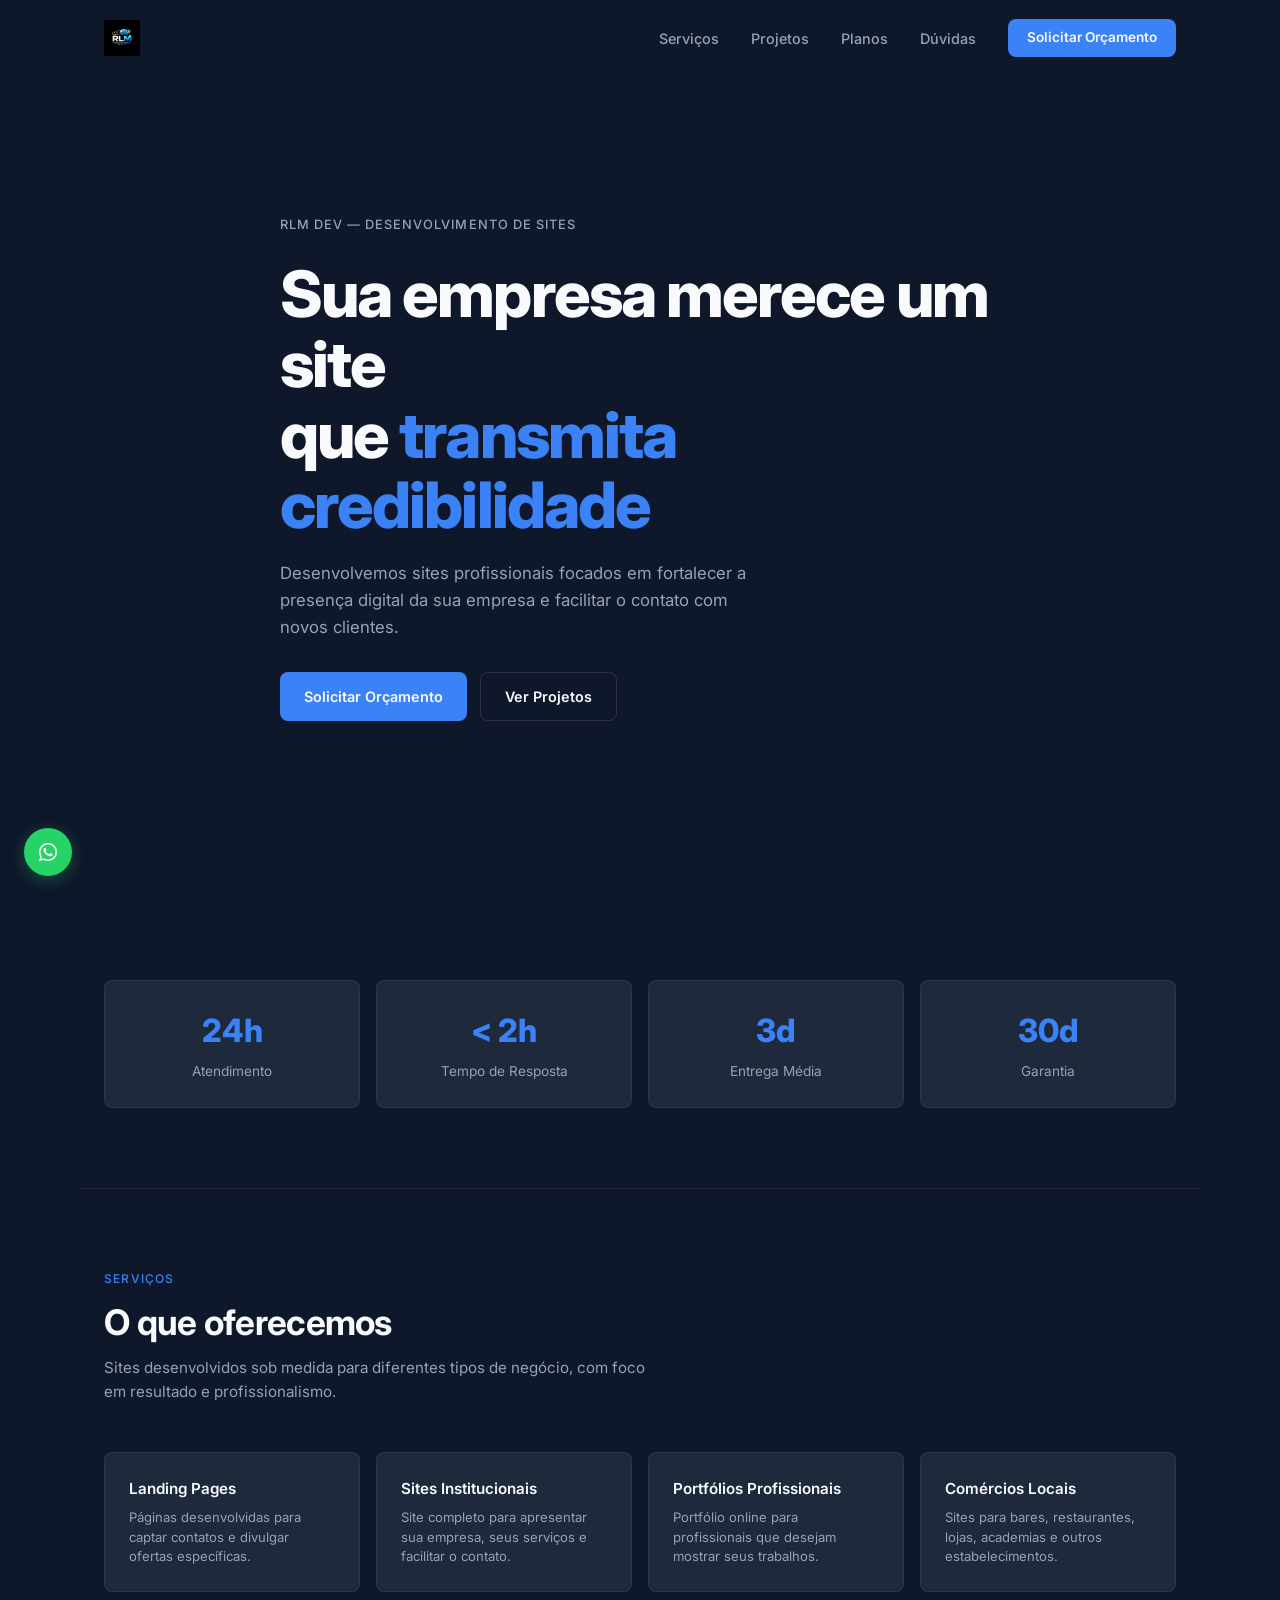
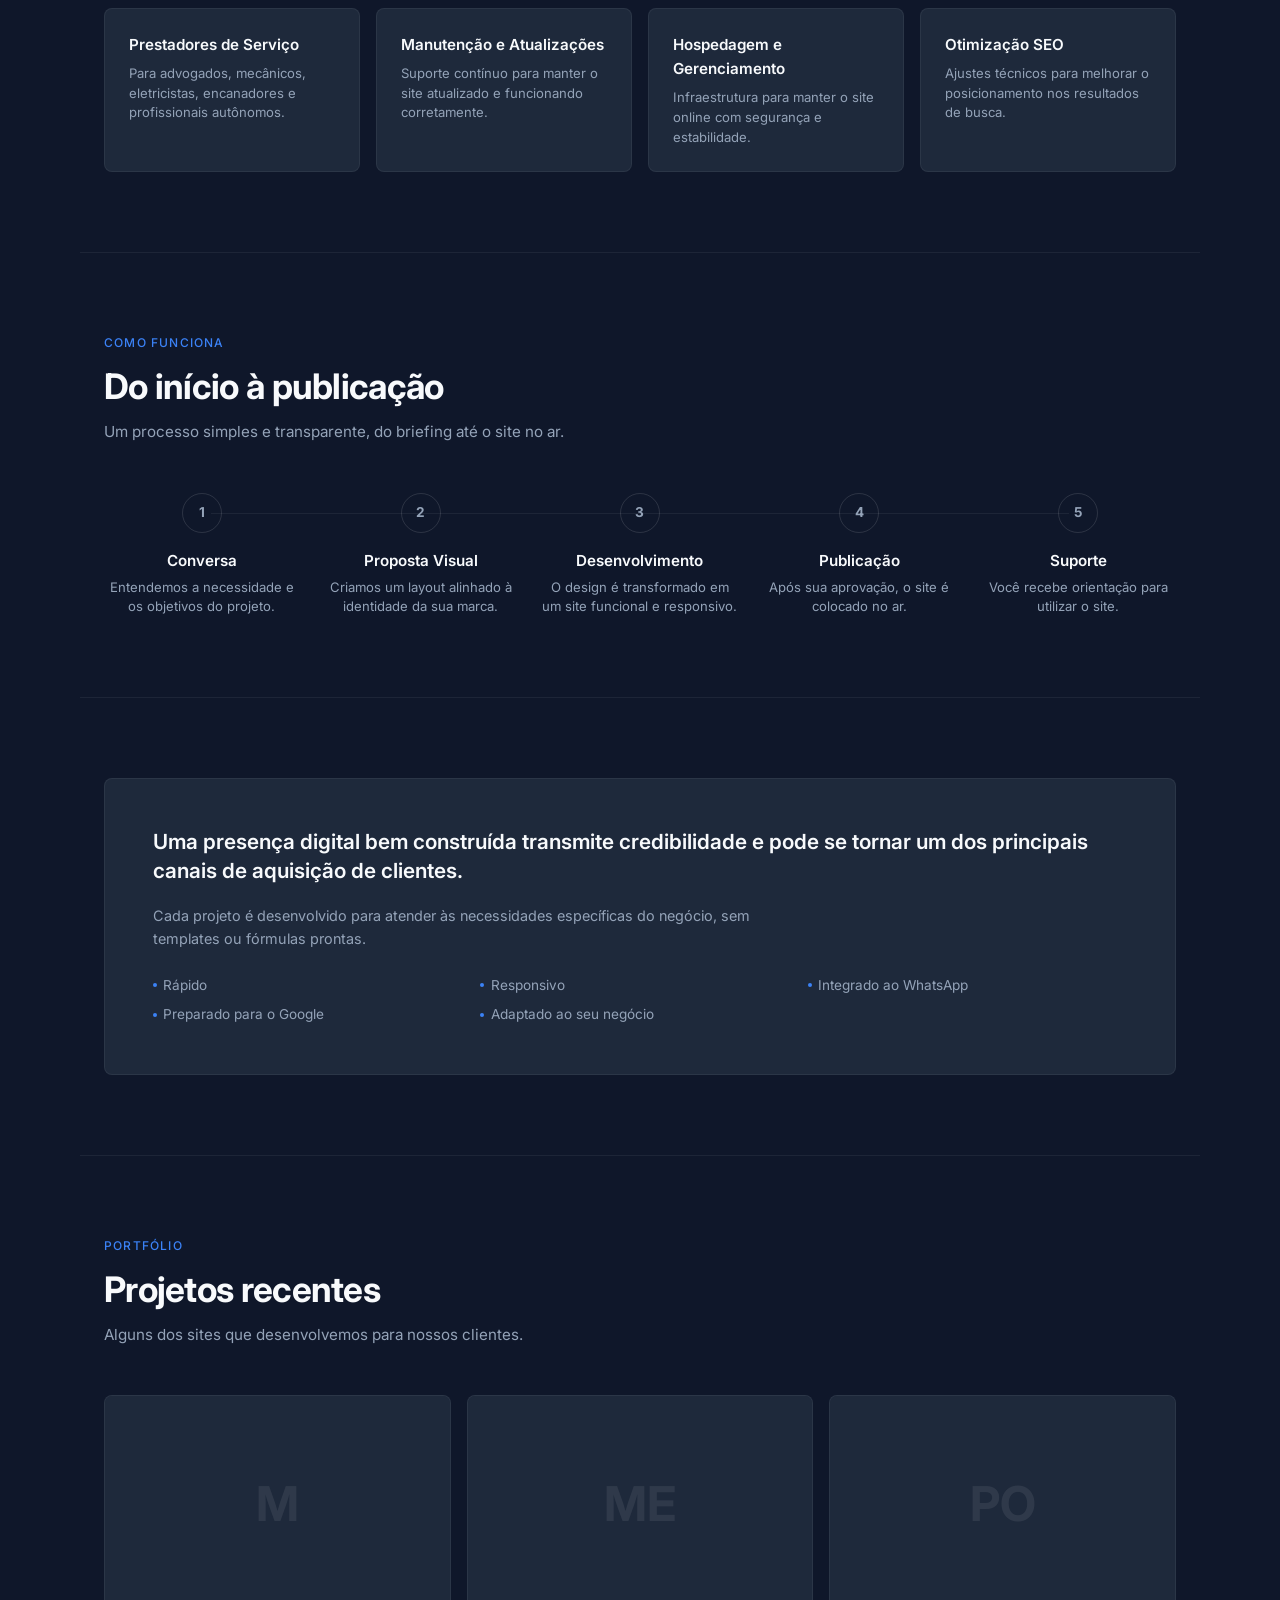
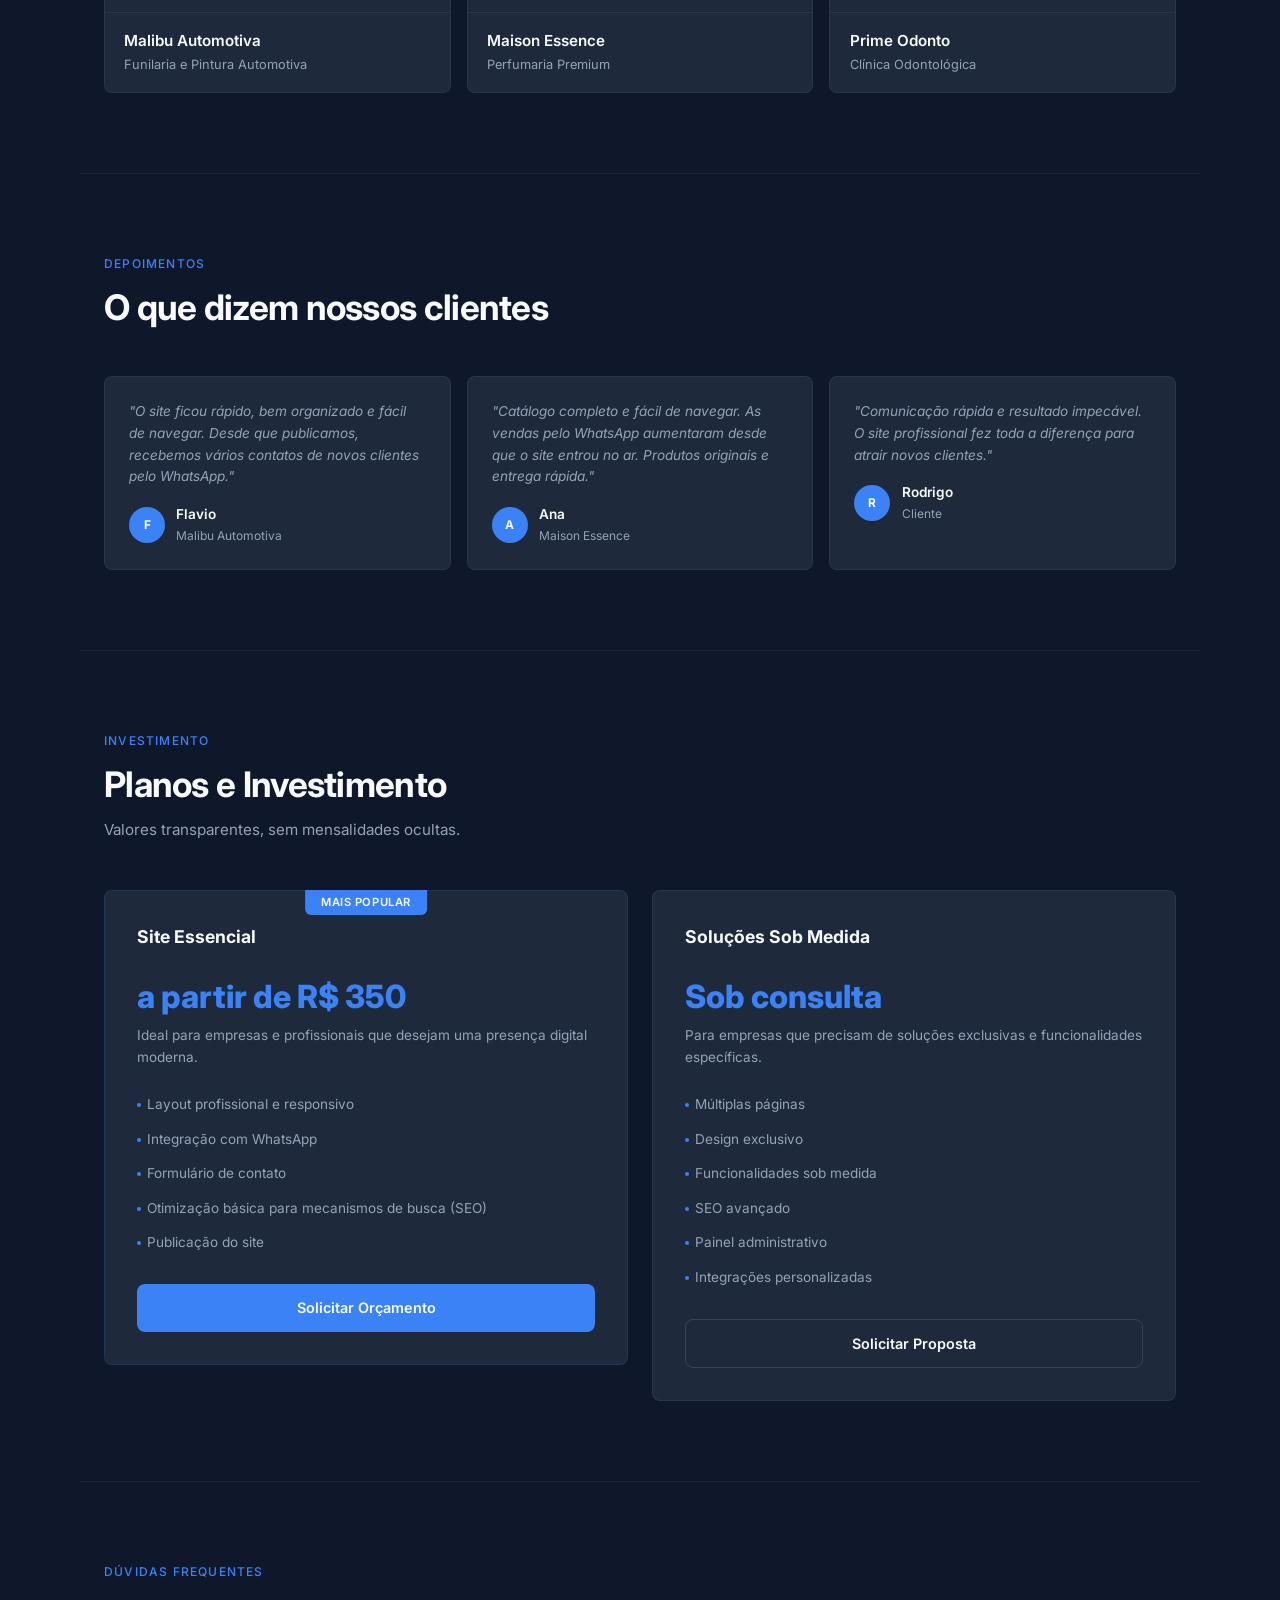
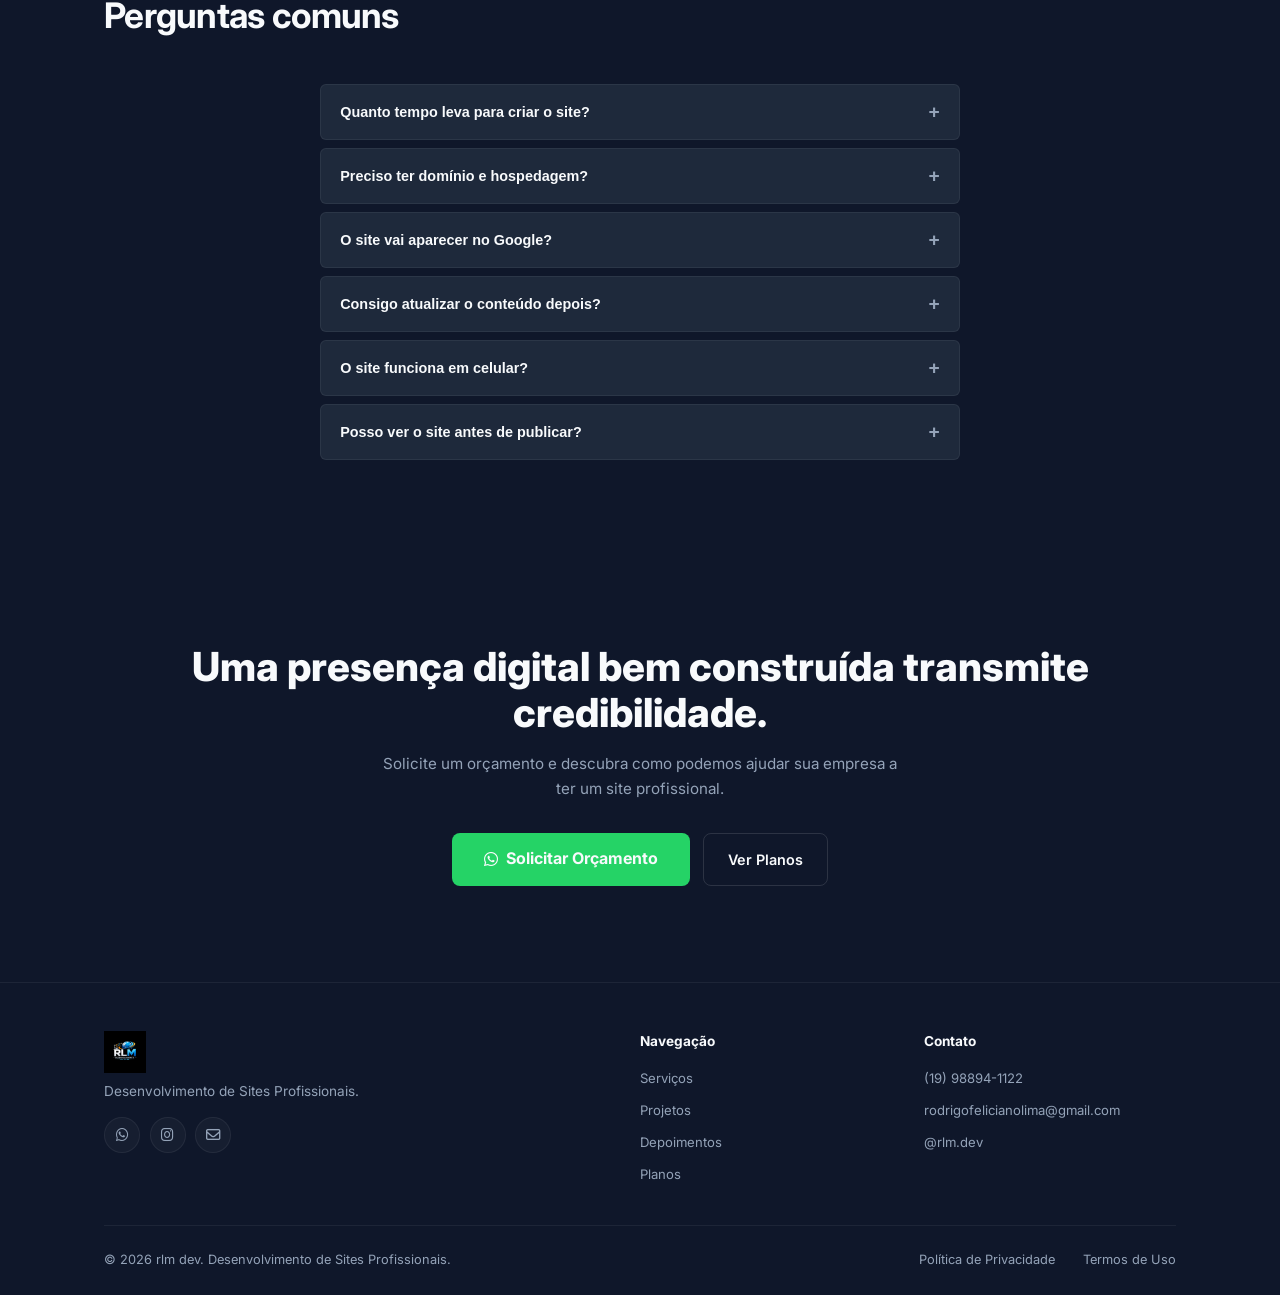
<file: index.html>
<!DOCTYPE html>
<html lang="pt-BR">
<head>
  <meta charset="UTF-8">
  <meta name="viewport" content="width=device-width, initial-scale=1.0">
  <meta name="description" content="rlm dev - Desenvolvimento de sites profissionais para pequenas empresas, comércios locais e prestadores de serviço.">
  <title>rlm dev | Desenvolvimento de Sites Profissionais</title>
  <link rel="stylesheet" href="style.css">
  <link rel="stylesheet" href="https://cdnjs.cloudflare.com/ajax/libs/font-awesome/6.5.1/css/all.min.css">
</head>
<body>

  <!-- LOADING -->
  <div id="loading">
    <img src="logo.jpeg" alt="rlm dev" class="logo-load">
    <div class="bar"><div class="bar-fill"></div></div>
  </div>

  <!-- NAVBAR -->
  <nav id="nav">
    <div class="container">
      <a class="logo" href="#"><img src="logo.jpeg" alt="rlm dev"></a>
      <div class="links" id="navLinks">
        <a href="#servicos">Servi&ccedil;os</a>
        <a href="#portfolio">Projetos</a>
        <a href="#planos">Planos</a>
        <a href="#faq">D&uacute;vidas</a>
        <a href="#contato" class="btn">Solicitar Or&ccedil;amento</a>
      </div>
      <button class="toggle" id="navToggle" aria-label="Menu"><i class="fas fa-bars"></i></button>
    </div>
  </nav>

  <!-- HERO -->
  <section class="hero">
    <div class="container">
      <div class="grid">
        <div>
          <span class="tag">rlm dev &mdash; Desenvolvimento de Sites</span>
          <h1>
            Sua empresa merece um site<br>
            que <span>transmita credibilidade</span>
          </h1>
          <p>
            Desenvolvemos sites profissionais focados em fortalecer a presen&ccedil;a digital da sua empresa
            e facilitar o contato com novos clientes.
          </p>
          <div class="actions">
            <a href="#contato" class="btn btn-primary">Solicitar Or&ccedil;amento</a>
            <a href="#portfolio" class="btn btn-outline">Ver Projetos</a>
          </div>
        </div>
      </div>
    </div>
  </section>

  <!-- STATS -->
  <section class="section">
    <div class="container">
      <div class="stats-grid">
        <div class="stat-card reveal">
          <div class="num">24h</div>
          <div class="lbl">Atendimento</div>
        </div>
        <div class="stat-card reveal">
          <div class="num">&lt; 2h</div>
          <div class="lbl">Tempo de Resposta</div>
        </div>
        <div class="stat-card reveal">
          <div class="num"><span class="counter" data-target="3">0</span>d</div>
          <div class="lbl">Entrega M&eacute;dia</div>
        </div>
        <div class="stat-card reveal">
          <div class="num">30d</div>
          <div class="lbl">Garantia</div>
        </div>
      </div>
    </div>
  </section>

  <hr>

  <!-- SERVICES -->
  <section class="section" id="servicos">
    <div class="container">
      <div class="section-header reveal">
        <span class="tag">Servi&ccedil;os</span>
        <h2>O que oferecemos</h2>
        <p>Sites desenvolvidos sob medida para diferentes tipos de neg&oacute;cio, com foco em resultado e profissionalismo.</p>
      </div>
      <div class="services-grid">
        <div class="service-card reveal">
          <h3>Landing Pages</h3>
          <p>P&aacute;ginas desenvolvidas para captar contatos e divulgar ofertas espec&iacute;ficas.</p>
        </div>
        <div class="service-card reveal">
          <h3>Sites Institucionais</h3>
          <p>Site completo para apresentar sua empresa, seus servi&ccedil;os e facilitar o contato.</p>
        </div>
        <div class="service-card reveal">
          <h3>Portf&oacute;lios Profissionais</h3>
          <p>Portf&oacute;lio online para profissionais que desejam mostrar seus trabalhos.</p>
        </div>
        <div class="service-card reveal">
          <h3>Com&eacute;rcios Locais</h3>
          <p>Sites para bares, restaurantes, lojas, academias e outros estabelecimentos.</p>
        </div>
        <div class="service-card reveal">
          <h3>Prestadores de Servi&ccedil;o</h3>
          <p>Para advogados, mec&acirc;nicos, eletricistas, encanadores e profissionais aut&ocirc;nomos.</p>
        </div>
        <div class="service-card reveal">
          <h3>Manuten&ccedil;&atilde;o e Atualiza&ccedil;&otilde;es</h3>
          <p>Suporte cont&iacute;nuo para manter o site atualizado e funcionando corretamente.</p>
        </div>
        <div class="service-card reveal">
          <h3>Hospedagem e Gerenciamento</h3>
          <p>Infraestrutura para manter o site online com seguran&ccedil;a e estabilidade.</p>
        </div>
        <div class="service-card reveal">
          <h3>Otimiza&ccedil;&atilde;o SEO</h3>
          <p>Ajustes t&eacute;cnicos para melhorar o posicionamento nos resultados de busca.</p>
        </div>
      </div>
    </div>
  </section>

  <hr>

  <!-- HOW IT WORKS -->
  <section class="section" id="funciona">
    <div class="container">
      <div class="section-header reveal">
        <span class="tag">Como Funciona</span>
        <h2>Do in&iacute;cio &agrave; publica&ccedil;&atilde;o</h2>
        <p>Um processo simples e transparente, do briefing at&eacute; o site no ar.</p>
      </div>
      <div class="steps-grid">
        <div class="step-card reveal">
          <div class="num">1</div>
          <h3>Conversa</h3>
          <p>Entendemos a necessidade e os objetivos do projeto.</p>
        </div>
        <div class="step-card reveal">
          <div class="num">2</div>
          <h3>Proposta Visual</h3>
          <p>Criamos um layout alinhado &agrave; identidade da sua marca.</p>
        </div>
        <div class="step-card reveal">
          <div class="num">3</div>
          <h3>Desenvolvimento</h3>
          <p>O design &eacute; transformado em um site funcional e responsivo.</p>
        </div>
        <div class="step-card reveal">
          <div class="num">4</div>
          <h3>Publica&ccedil;&atilde;o</h3>
          <p>Ap&oacute;s sua aprova&ccedil;&atilde;o, o site &eacute; colocado no ar.</p>
        </div>
        <div class="step-card reveal">
          <div class="num">5</div>
          <h3>Suporte</h3>
          <p>Voc&ecirc; recebe orienta&ccedil;&atilde;o para utilizar o site.</p>
        </div>
      </div>
    </div>
  </section>

  <hr>

  <!-- DIFFERENTIAL -->
  <section class="section">
    <div class="container">
      <div class="diff reveal">
        <blockquote>
          Uma presen&ccedil;a digital bem constru&iacute;da transmite credibilidade e pode se tornar um dos principais canais de aquisi&ccedil;&atilde;o de clientes.
        </blockquote>
        <p>Cada projeto &eacute; desenvolvido para atender &agrave;s necessidades espec&iacute;ficas do neg&oacute;cio, sem templates ou f&oacute;rmulas prontas.</p>
        <ul>
          <li>R&aacute;pido</li>
          <li>Responsivo</li>
          <li>Integrado ao WhatsApp</li>
          <li>Preparado para o Google</li>
          <li>Adaptado ao seu neg&oacute;cio</li>
        </ul>
      </div>
    </div>
  </section>

  <hr>

  <!-- PORTFOLIO -->
  <section class="section" id="portfolio">
    <div class="container">
      <div class="section-header reveal">
        <span class="tag">Portf&oacute;lio</span>
        <h2>Projetos recentes</h2>
        <p>Alguns dos sites que desenvolvemos para nossos clientes.</p>
      </div>
      <div class="portfolio-grid">
        <div class="portfolio-item reveal" data-project="malibu">
          <div class="thumb" style="background: #1E293B;"><span>M</span></div>
          <div class="overlay-always">
            <h3>Malibu Automotiva</h3>
            <p>Funilaria e Pintura Automotiva</p>
          </div>
          <div class="overlay">
            <h3>Malibu Automotiva</h3>
            <p>Funilaria e Pintura Automotiva</p>
            <button onclick="openProject('malibu')">Visualizar</button>
          </div>
        </div>
        <div class="portfolio-item reveal" data-project="maison">
          <div class="thumb" style="background: #1E293B;"><span>ME</span></div>
          <div class="overlay-always">
            <h3>Maison Essence</h3>
            <p>Perfumaria Premium</p>
          </div>
          <div class="overlay">
            <h3>Maison Essence</h3>
            <p>Perfumaria Premium</p>
            <button onclick="openProject('maison')">Visualizar</button>
          </div>
        </div>
        <div class="portfolio-item reveal" data-project="primeodonto">
          <div class="thumb" style="background: #1E293B;"><span>PO</span></div>
          <div class="overlay-always">
            <h3>Prime Odonto</h3>
            <p>Cl&iacute;nica Odontol&oacute;gica</p>
          </div>
          <div class="overlay">
            <h3>Prime Odonto</h3>
            <p>Cl&iacute;nica Odontol&oacute;gica</p>
            <button onclick="openProject('primeodonto')">Visualizar</button>
          </div>
        </div>
      </div>
    </div>
  </section>

  <!-- MODAL -->
  <div class="modal" id="modal">
    <div class="modal-box">
      <div class="modal-head">
        <h2 id="modalTitle">Projeto</h2>
        <button onclick="closeModal()"><i class="fas fa-times"></i></button>
      </div>
      <div class="modal-body" id="modalBody"></div>
    </div>
  </div>

  <hr>

  <!-- TESTIMONIALS -->
  <section class="section" id="depoimentos">
    <div class="container">
      <div class="section-header reveal">
        <span class="tag">Depoimentos</span>
        <h2>O que dizem nossos clientes</h2>
      </div>
      <div class="testimonials-grid">
        <div class="testimonial-card reveal">
          <p class="text">"O site ficou r&aacute;pido, bem organizado e f&aacute;cil de navegar. Desde que publicamos, recebemos v&aacute;rios contatos de novos clientes pelo WhatsApp."</p>
          <div class="author">
            <div class="avatar">F</div>
            <div>
              <div class="name">Flavio</div>
              <div class="role">Malibu Automotiva</div>
            </div>
          </div>
        </div>
        <div class="testimonial-card reveal">
          <p class="text">"Cat&aacute;logo completo e f&aacute;cil de navegar. As vendas pelo WhatsApp aumentaram desde que o site entrou no ar. Produtos originais e entrega r&aacute;pida."</p>
          <div class="author">
            <div class="avatar">A</div>
            <div>
              <div class="name">Ana</div>
              <div class="role">Maison Essence</div>
            </div>
          </div>
        </div>
        <div class="testimonial-card reveal">
          <p class="text">"Comunica&ccedil;&atilde;o r&aacute;pida e resultado impec&aacute;vel. O site profissional fez toda a diferen&ccedil;a para atrair novos clientes."</p>
          <div class="author">
            <div class="avatar">R</div>
            <div>
              <div class="name">Rodrigo</div>
              <div class="role">Cliente</div>
            </div>
          </div>
        </div>
      </div>
    </div>
  </section>

  <hr>

  <!-- PRICING -->
  <section class="section" id="planos">
    <div class="container">
      <div class="section-header reveal">
        <span class="tag">Investimento</span>
        <h2>Planos e Investimento</h2>
        <p>Valores transparentes, sem mensalidades ocultas.</p>
      </div>
      <div class="pricing-grid">
        <div class="pricing-card reveal">
          <h3>Site Essencial</h3>
          <div class="price">a partir de R$ 350</div>
          <p class="desc">Ideal para empresas e profissionais que desejam uma presen&ccedil;a digital moderna.</p>
          <ul>
            <li>Layout profissional e responsivo</li>
            <li>Integra&ccedil;&atilde;o com WhatsApp</li>
            <li>Formul&aacute;rio de contato</li>
            <li>Otimiza&ccedil;&atilde;o b&aacute;sica para mecanismos de busca (SEO)</li>
            <li>Publica&ccedil;&atilde;o do site</li>
          </ul>
          <a href="#contato" class="btn btn-primary">Solicitar Or&ccedil;amento</a>
        </div>
        <div class="pricing-card reveal">
          <h3>Solu&ccedil;&otilde;es Sob Medida</h3>
          <div class="price">Sob consulta</div>
          <p class="desc">Para empresas que precisam de solu&ccedil;&otilde;es exclusivas e funcionalidades espec&iacute;ficas.</p>
          <ul>
            <li>M&uacute;ltiplas p&aacute;ginas</li>
            <li>Design exclusivo</li>
            <li>Funcionalidades sob medida</li>
            <li>SEO avan&ccedil;ado</li>
            <li>Painel administrativo</li>
            <li>Integra&ccedil;&otilde;es personalizadas</li>
          </ul>
          <a href="#contato" class="btn btn-outline">Solicitar Proposta</a>
        </div>
      </div>
    </div>
  </section>

  <hr>

  <!-- FAQ -->
  <section class="section" id="faq">
    <div class="container">
      <div class="section-header reveal">
        <span class="tag">D&uacute;vidas Frequentes</span>
        <h2>Perguntas comuns</h2>
      </div>
      <div class="faq-list">
        <div class="faq-item reveal">
          <button>Quanto tempo leva para criar o site? <span>+</span></button>
          <div class="answer"><div class="answer-inner">Em m&eacute;dia, o desenvolvimento leva de 5 a 7 dias &uacute;teis, dependendo da complexidade do projeto e da disponibilidade para feedbacks.</div></div>
        </div>
        <div class="faq-item reveal">
          <button>Preciso ter dom&iacute;nio e hospedagem? <span>+</span></button>
          <div class="answer"><div class="answer-inner">N&atilde;o necessariamente. Oferecemos o servi&ccedil;o anual de hospedagem e dom&iacute;nio por R$ 120, que mant&eacute;m o site online com certificado SSL e suporte.</div></div>
        </div>
        <div class="faq-item reveal">
          <button>O site vai aparecer no Google? <span>+</span></button>
          <div class="answer"><div class="answer-inner">Todos os sites s&atilde;o desenvolvidos com pr&aacute;ticas b&aacute;sicas de SEO para facilitar o reconhecimento pelos mecanismos de busca.</div></div>
        </div>
        <div class="faq-item reveal">
          <button>Consigo atualizar o conte&uacute;do depois? <span>+</span></button>
          <div class="answer"><div class="answer-inner">Sim. Dependendo do plano, voc&ecirc; pode ter acesso a um painel simples para editar conte&uacute;do, ou pode solicitar altera&ccedil;&otilde;es pelo suporte.</div></div>
        </div>
        <div class="faq-item reveal">
          <button>O site funciona em celular? <span>+</span></button>
          <div class="answer"><div class="answer-inner">Sim. Todos os projetos s&atilde;o desenvolvidos com design responsivo, funcionando adequadamente em celulares, tablets e computadores.</div></div>
        </div>
        <div class="faq-item reveal">
          <button>Posso ver o site antes de publicar? <span>+</span></button>
          <div class="answer"><div class="answer-inner">Sim. Durante o processo, voc&ecirc; acompanha o desenvolvimento e pode solicitar ajustes. O site s&oacute; &eacute; publicado ap&oacute;s sua aprova&ccedil;&atilde;o.</div></div>
        </div>
      </div>
    </div>
  </section>

  <!-- CTA -->
  <section class="cta" id="contato">
    <div class="container">
      <h2>Uma presen&ccedil;a digital bem constru&iacute;da transmite credibilidade.</h2>
      <p>Solicite um or&ccedil;amento e descubra como podemos ajudar sua empresa a ter um site profissional.</p>
      <div class="actions">
        <a href="https://wa.me/5519988941122?text=Ol%C3%A1!%20Gostaria%20de%20solicitar%20um%20or%C3%A7amento%20para%20criar%20meu%20site." target="_blank" class="btn-cta">
          <i class="fab fa-whatsapp"></i> Solicitar Or&ccedil;amento
        </a>
        <a href="#planos" class="btn btn-outline">Ver Planos</a>
      </div>
    </div>
  </section>

  <!-- FOOTER -->
  <footer>
    <div class="container">
      <div class="grid">
        <div class="brand">
          <img src="logo.jpeg" alt="rlm dev" style="height:42px;width:auto;margin-bottom:.5rem;">
          <p>Desenvolvimento de Sites Profissionais.</p>
          <div class="social">
            <a href="https://wa.me/5519988941122" target="_blank" aria-label="WhatsApp"><i class="fab fa-whatsapp"></i></a>
            <a href="https://instagram.com/rlm.dev" target="_blank" aria-label="Instagram"><i class="fab fa-instagram"></i></a>
            <a href="mailto:rodrigofelicianolima@gmail.com" aria-label="Email"><i class="far fa-envelope"></i></a>
          </div>
        </div>
        <div class="col">
          <h4>Navega&ccedil;&atilde;o</h4>
          <ul>
            <li><a href="#servicos">Servi&ccedil;os</a></li>
            <li><a href="#portfolio">Projetos</a></li>
            <li><a href="#depoimentos">Depoimentos</a></li>
            <li><a href="#planos">Planos</a></li>
          </ul>
        </div>
        <div class="col">
          <h4>Contato</h4>
          <ul>
            <li><a href="https://wa.me/5519988941122" target="_blank">(19) 98894-1122</a></li>
            <li><a href="mailto:rodrigofelicianolima@gmail.com">rodrigofelicianolima@gmail.com</a></li>
            <li><a href="https://instagram.com/rlm.dev" target="_blank">@rlm.dev</a></li>
          </ul>
        </div>
      </div>
      <div class="bottom">
        <span>&copy; 2026 rlm dev. Desenvolvimento de Sites Profissionais.</span>
        <div>
          <a href="#">Pol&iacute;tica de Privacidade</a>
          <a href="#">Termos de Uso</a>
        </div>
      </div>
    </div>
  </footer>

  <!-- WHATSAPP FLOAT -->
  <div class="whatsapp">
    <a href="https://wa.me/5519988941122?text=Ol%C3%A1!%20Vim%20pelo%20site%20e%20gostaria%20de%20mais%20informa%C3%A7%C3%B5es." target="_blank" aria-label="WhatsApp">
      <i class="fab fa-whatsapp"></i>
    </a>
  </div>

  <!-- BACK TO TOP -->
  <button class="totop" id="totop" aria-label="Voltar ao topo"><i class="fas fa-arrow-up"></i></button>

  <script src="script.js"></script>
</body>
</html>
</file>
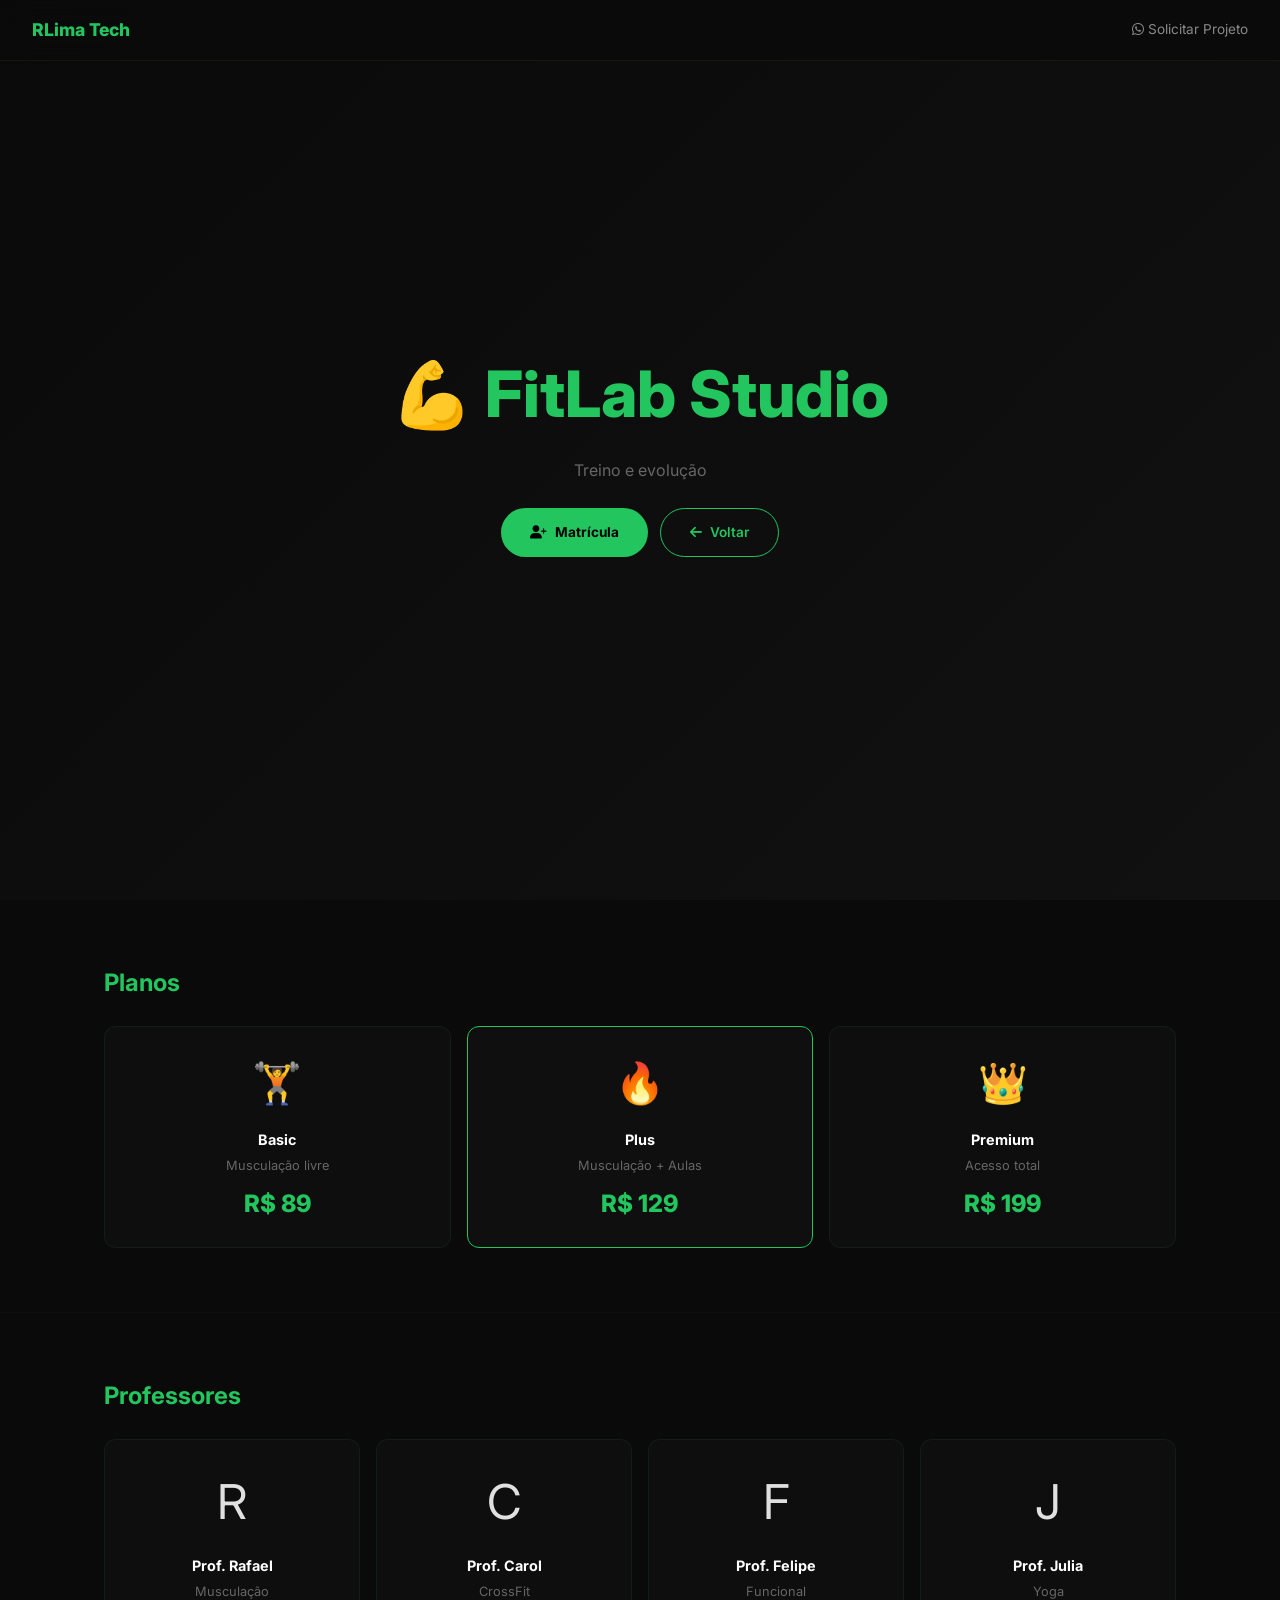
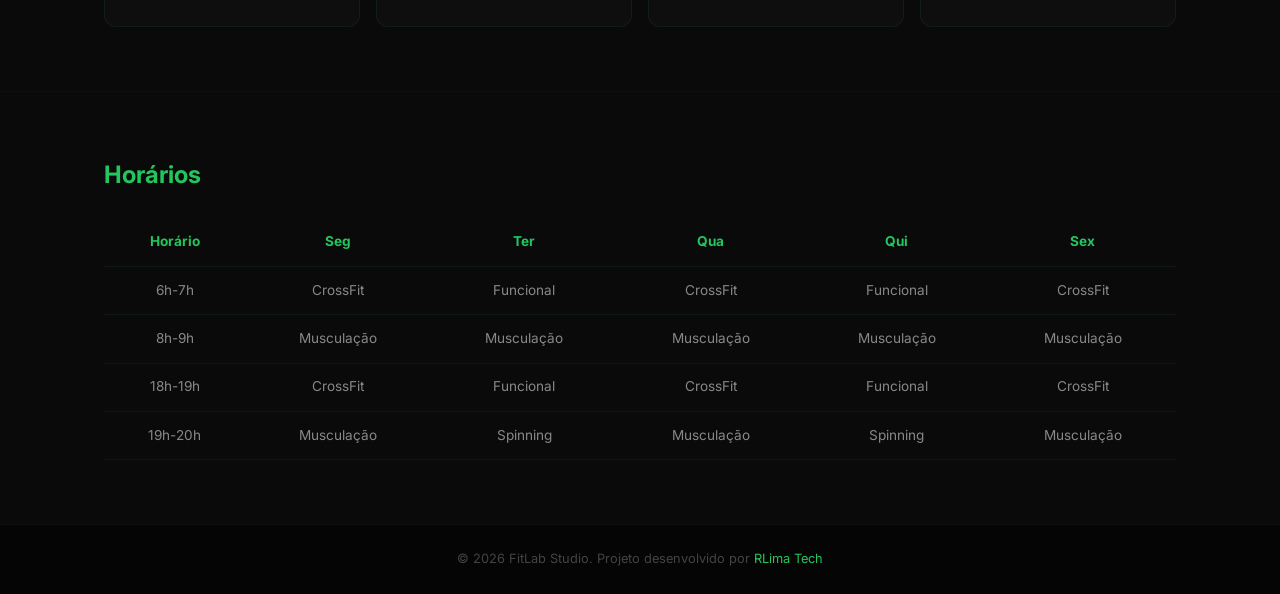
<file: projects/academia.html>
<!DOCTYPE html>
<html lang="pt-BR">
<head>
  <meta charset="UTF-8"><meta name="viewport" content="width=device-width, initial-scale=1.0">
  <title>FitLab Studio | RLima Tech</title>
  <link rel="stylesheet" href="../style.css">
  <link rel="stylesheet" href="https://cdnjs.cloudflare.com/ajax/libs/font-awesome/6.5.1/css/all.min.css">
  <style>
    body { background:#0a0a0a; color:#e0e0e0; }
    .topo { position:fixed; top:0; left:0; right:0; z-index:100; background:rgba(10,10,10,0.9); backdrop-filter:blur(16px); border-bottom:1px solid rgba(34,197,94,.1); padding:1rem 2rem; display:flex; align-items:center; justify-content:space-between; }
    .topo a { color:#888; text-decoration:none; font-size:.85rem; transition:color .2s; }
    .topo a:hover { color:#22c55e; }
    .topo .logo { font-size:1.1rem; font-weight:800; color:#22c55e; }
    .ph { min-height:100vh; background:linear-gradient(135deg,#0a0a0a,#111); display:flex; align-items:center; justify-content:center; text-align:center; }
    .ph h1 { font-size:clamp(2rem,5vw,4rem); font-weight:800; color:#22c55e; margin-bottom:.8rem; }
    .ph p { color:#666; font-size:1rem; }
    .ps { padding:4rem 2rem; border-bottom:1px solid rgba(34,197,94,.03); }
    .ps h2 { font-size:1.5rem; font-weight:700; color:#22c55e; margin-bottom:1.5rem; }
    .grid { display:grid; grid-template-columns:repeat(auto-fit,minmax(220px,1fr)); gap:1rem; }
    .card { background:rgba(255,255,255,.02); border:1px solid rgba(34,197,94,.08); border-radius:12px; padding:1.5rem; text-align:center; transition:border-color .3s; }
    .card:hover { border-color:#22c55e; }
    .card .ic { font-size:2.5rem; margin-bottom:.8rem; }
    .card h3 { color:#fff; font-size:.9rem; margin-bottom:.3rem; }
    .card p { color:#666; font-size:.8rem; }
    .card .pr { font-size:1.5rem; font-weight:800; color:#22c55e; margin-top:.5rem; }
    .btn-g { background:#22c55e; color:#000; border:none; padding:.8rem 1.8rem; border-radius:50px; font-weight:700; font-size:.85rem; text-decoration:none; display:inline-flex; align-items:center; gap:.5rem; transition:background .3s; }
    .btn-g:hover { background:#16a34a; }
    .btn-o { background:transparent; color:#22c55e; border:1.5px solid #22c55e; padding:.8rem 1.8rem; border-radius:50px; font-weight:600; font-size:.85rem; text-decoration:none; display:inline-flex; align-items:center; gap:.5rem; transition:background .3s; }
    .btn-o:hover { background:rgba(34,197,94,.05); }
    .tabela { width:100%; border-collapse:collapse; font-size:.85rem; }
    .tabela th, .tabela td { padding:.8rem; text-align:center; border-bottom:1px solid rgba(34,197,94,.08); }
    .tabela th { color:#22c55e; font-weight:700; }
    .tabela td { color:#888; }
    .ft { background:#050505; padding:1.5rem; text-align:center; font-size:.8rem; color:#444; }
    .ft a { color:#22c55e; text-decoration:none; }
    @media (max-width:768px) { .ps { padding:3rem 1.5rem; } }
  </style>
</head>
<body>
  <div class="topo">
    <a href="../index.html" class="logo">RLima Tech</a>
    <a href="../index.html#contato"><i class="fab fa-whatsapp"></i> Solicitar Projeto</a>
  </div>

  <section class="ph">
    <div>
      <h1>💪 FitLab Studio</h1>
      <p>Treino e evolu&ccedil;&atilde;o</p>
      <div style="margin-top:1.5rem;display:flex;gap:.8rem;justify-content:center;flex-wrap:wrap;">
        <a href="#" class="btn-g"><i class="fas fa-user-plus"></i> Matr&iacute;cula</a>
        <a href="../index.html#contato" class="btn-o"><i class="fas fa-arrow-left"></i> Voltar</a>
      </div>
    </div>
  </section>

  <section class="ps"><div class="container"><h2>Planos</h2>
    <div class="grid">
      <div class="card"><div class="ic">🏋️</div><h3>Basic</h3><p>Muscula&ccedil;&atilde;o livre</p><div class="pr">R$ 89</div></div>
      <div class="card" style="border-color:#22c55e;"><div class="ic">🔥</div><h3>Plus</h3><p>Muscula&ccedil;&atilde;o + Aulas</p><div class="pr">R$ 129</div></div>
      <div class="card"><div class="ic">👑</div><h3>Premium</h3><p>Acesso total</p><div class="pr">R$ 199</div></div>
    </div>
  </div></section>

  <section class="ps"><div class="container"><h2>Professores</h2>
    <div class="grid">
      <div class="card"><div class="ic" style="font-size:3rem;">R</div><h3>Prof. Rafael</h3><p>Muscula&ccedil;&atilde;o</p></div>
      <div class="card"><div class="ic" style="font-size:3rem;">C</div><h3>Prof. Carol</h3><p>CrossFit</p></div>
      <div class="card"><div class="ic" style="font-size:3rem;">F</div><h3>Prof. Felipe</h3><p>Funcional</p></div>
      <div class="card"><div class="ic" style="font-size:3rem;">J</div><h3>Prof. Julia</h3><p>Yoga</p></div>
    </div>
  </div></section>

  <section class="ps"><div class="container"><h2>Hor&aacute;rios</h2>
    <div style="overflow-x:auto;">
      <table class="tabela">
        <tr><th>Hor&aacute;rio</th><th>Seg</th><th>Ter</th><th>Qua</th><th>Qui</th><th>Sex</th></tr>
        <tr><td>6h-7h</td><td>CrossFit</td><td>Funcional</td><td>CrossFit</td><td>Funcional</td><td>CrossFit</td></tr>
        <tr><td>8h-9h</td><td>Muscula&ccedil;&atilde;o</td><td>Muscula&ccedil;&atilde;o</td><td>Muscula&ccedil;&atilde;o</td><td>Muscula&ccedil;&atilde;o</td><td>Muscula&ccedil;&atilde;o</td></tr>
        <tr><td>18h-19h</td><td>CrossFit</td><td>Funcional</td><td>CrossFit</td><td>Funcional</td><td>CrossFit</td></tr>
        <tr><td>19h-20h</td><td>Muscula&ccedil;&atilde;o</td><td>Spinning</td><td>Muscula&ccedil;&atilde;o</td><td>Spinning</td><td>Muscula&ccedil;&atilde;o</td></tr>
      </table>
    </div>
  </div></section>

  <div class="ft">
    <p>&copy; 2026 FitLab Studio. Projeto desenvolvido por <a href="../index.html">RLima Tech</a></p>
  </div>
</body>
</html>
</file>
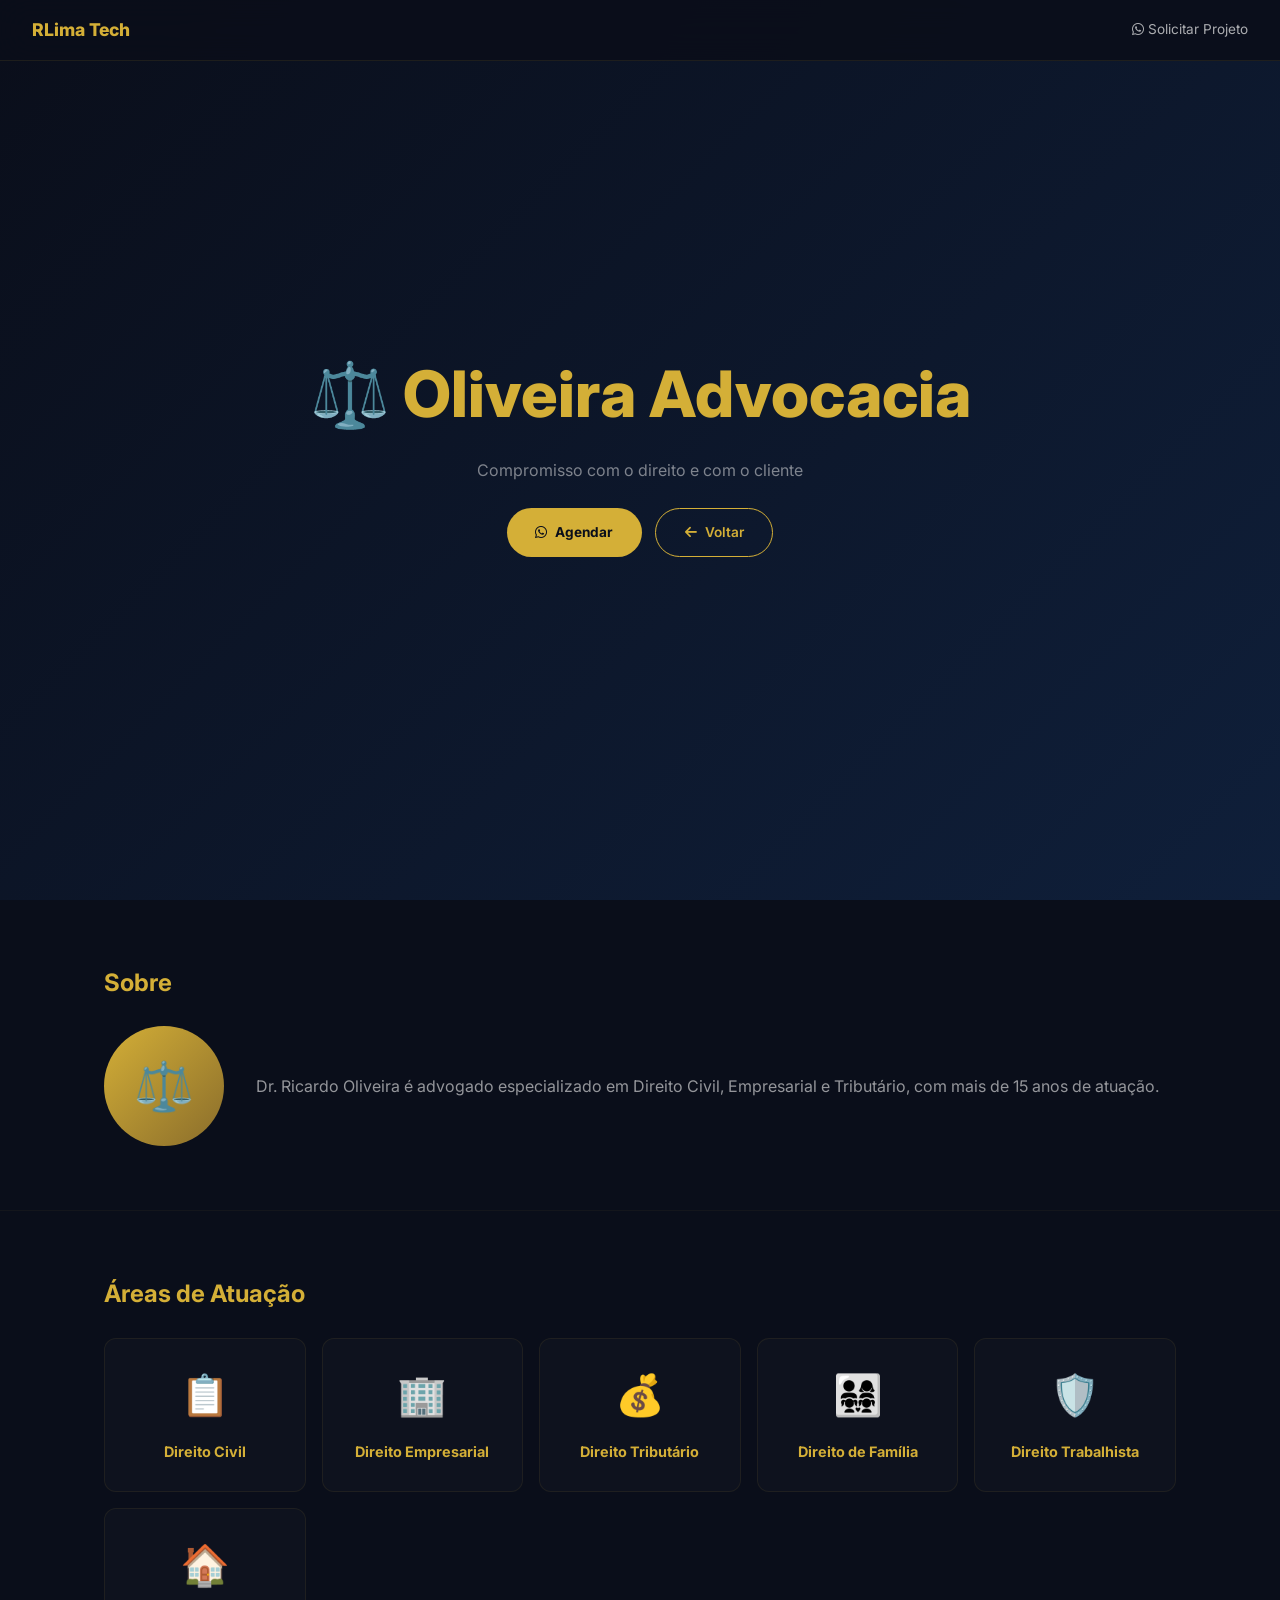
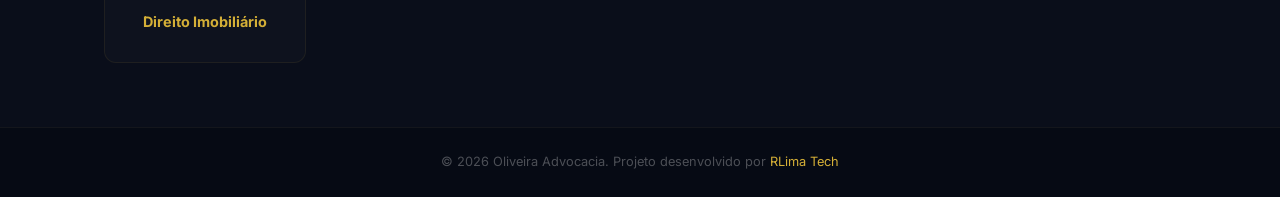
<file: projects/advogado.html>
<!DOCTYPE html>
<html lang="pt-BR">
<head>
  <meta charset="UTF-8"><meta name="viewport" content="width=device-width, initial-scale=1.0">
  <title>Oliveira Advocacia | RLima Tech</title>
  <link rel="stylesheet" href="../style.css">
  <link rel="stylesheet" href="https://cdnjs.cloudflare.com/ajax/libs/font-awesome/6.5.1/css/all.min.css">
  <style>
    body { background:#0a0e1a; color:#f0f0f0; }
    .topo { position:fixed; top:0; left:0; right:0; z-index:100; background:rgba(10,14,26,0.9); backdrop-filter:blur(16px); border-bottom:1px solid rgba(212,175,55,0.1); padding:1rem 2rem; display:flex; align-items:center; justify-content:space-between; }
    .topo a { color:#f0f0f0; text-decoration:none; font-size:.85rem; opacity:.7; transition:opacity .2s; }
    .topo a:hover { opacity:1; color:#d4af37; }
    .topo .logo { font-size:1.1rem; font-weight:800; color:#d4af37; opacity:1; }
    .ph { min-height:100vh; background:linear-gradient(135deg,#0a0e1a,#0f1f3a); display:flex; align-items:center; justify-content:center; text-align:center; }
    .ph h1 { font-size:clamp(2rem,5vw,4rem); font-weight:800; color:#d4af37; margin-bottom:.8rem; }
    .ph p { color:rgba(240,240,240,.5); font-size:1rem; }
    .ps { padding:4rem 2rem; border-bottom:1px solid rgba(212,175,55,.05); }
    .ps h2 { font-size:1.5rem; font-weight:700; color:#d4af37; margin-bottom:1.5rem; }
    .grid { display:grid; grid-template-columns:repeat(auto-fit,minmax(200px,1fr)); gap:1rem; }
    .card { background:rgba(255,255,255,.02); border:1px solid rgba(212,175,55,.08); border-radius:12px; padding:1.5rem; text-align:center; transition:border-color .3s; }
    .card:hover { border-color:#d4af37; }
    .card .ic { font-size:2.5rem; margin-bottom:.8rem; }
    .card h3 { color:#d4af37; font-size:.9rem; margin-bottom:.3rem; }
    .card p { color:rgba(240,240,240,.5); font-size:.8rem; }
    .btn-g { background:#d4af37; color:#0a0e1a; border:none; padding:.8rem 1.8rem; border-radius:50px; font-weight:700; font-size:.85rem; text-decoration:none; display:inline-flex; align-items:center; gap:.5rem; transition:background .3s; }
    .btn-g:hover { background:#c49a20; }
    .btn-o { background:transparent; color:#d4af37; border:1.5px solid #d4af37; padding:.8rem 1.8rem; border-radius:50px; font-weight:600; font-size:.85rem; text-decoration:none; display:inline-flex; align-items:center; gap:.5rem; transition:background .3s; }
    .btn-o:hover { background:rgba(212,175,55,.06); }
    .ft { background:#060a14; padding:1.5rem; text-align:center; font-size:.8rem; color:rgba(240,240,240,.3); }
    .ft a { color:#d4af37; text-decoration:none; }
    @media (max-width:768px) { .ps { padding:3rem 1.5rem; } }
  </style>
</head>
<body>
  <div class="topo">
    <a href="../index.html" class="logo">RLima Tech</a>
    <a href="../index.html#contato"><i class="fab fa-whatsapp"></i> Solicitar Projeto</a>
  </div>

  <section class="ph">
    <div>
      <h1>⚖️ Oliveira Advocacia</h1>
      <p>Compromisso com o direito e com o cliente</p>
      <div style="margin-top:1.5rem;display:flex;gap:.8rem;justify-content:center;flex-wrap:wrap;">
        <a href="#" class="btn-g"><i class="fab fa-whatsapp"></i> Agendar</a>
        <a href="../index.html#contato" class="btn-o"><i class="fas fa-arrow-left"></i> Voltar</a>
      </div>
    </div>
  </section>

  <section class="ps"><div class="container">
    <h2>Sobre</h2>
    <div style="display:flex;gap:2rem;align-items:center;flex-wrap:wrap;">
      <div style="width:120px;height:120px;border-radius:50%;background:linear-gradient(135deg,#d4af37,#8a6d2b);display:flex;align-items:center;justify-content:center;font-size:3rem;flex-shrink:0;">⚖️</div>
      <div style="flex:1"><p style="color:rgba(240,240,240,.6);line-height:1.7;">Dr. Ricardo Oliveira &eacute; advogado especializado em Direito Civil, Empresarial e Tribut&aacute;rio, com mais de 15 anos de atua&ccedil;&atilde;o.</p></div>
    </div>
  </div></section>

  <section class="ps"><div class="container"><h2>&Aacute;reas de Atua&ccedil;&atilde;o</h2>
    <div class="grid">
      <div class="card"><div class="ic">📋</div><h3>Direito Civil</h3></div>
      <div class="card"><div class="ic">🏢</div><h3>Direito Empresarial</h3></div>
      <div class="card"><div class="ic">💰</div><h3>Direito Tribut&aacute;rio</h3></div>
      <div class="card"><div class="ic">👨‍👩‍👧‍👧</div><h3>Direito de Fam&iacute;lia</h3></div>
      <div class="card"><div class="ic">🛡️</div><h3>Direito Trabalhista</h3></div>
      <div class="card"><div class="ic">🏠</div><h3>Direito Imobili&aacute;rio</h3></div>
    </div>
  </div></section>

  <div class="ft">
    <p>&copy; 2026 Oliveira Advocacia. Projeto desenvolvido por <a href="../index.html">RLima Tech</a></p>
  </div>
</body>
</html>
</file>
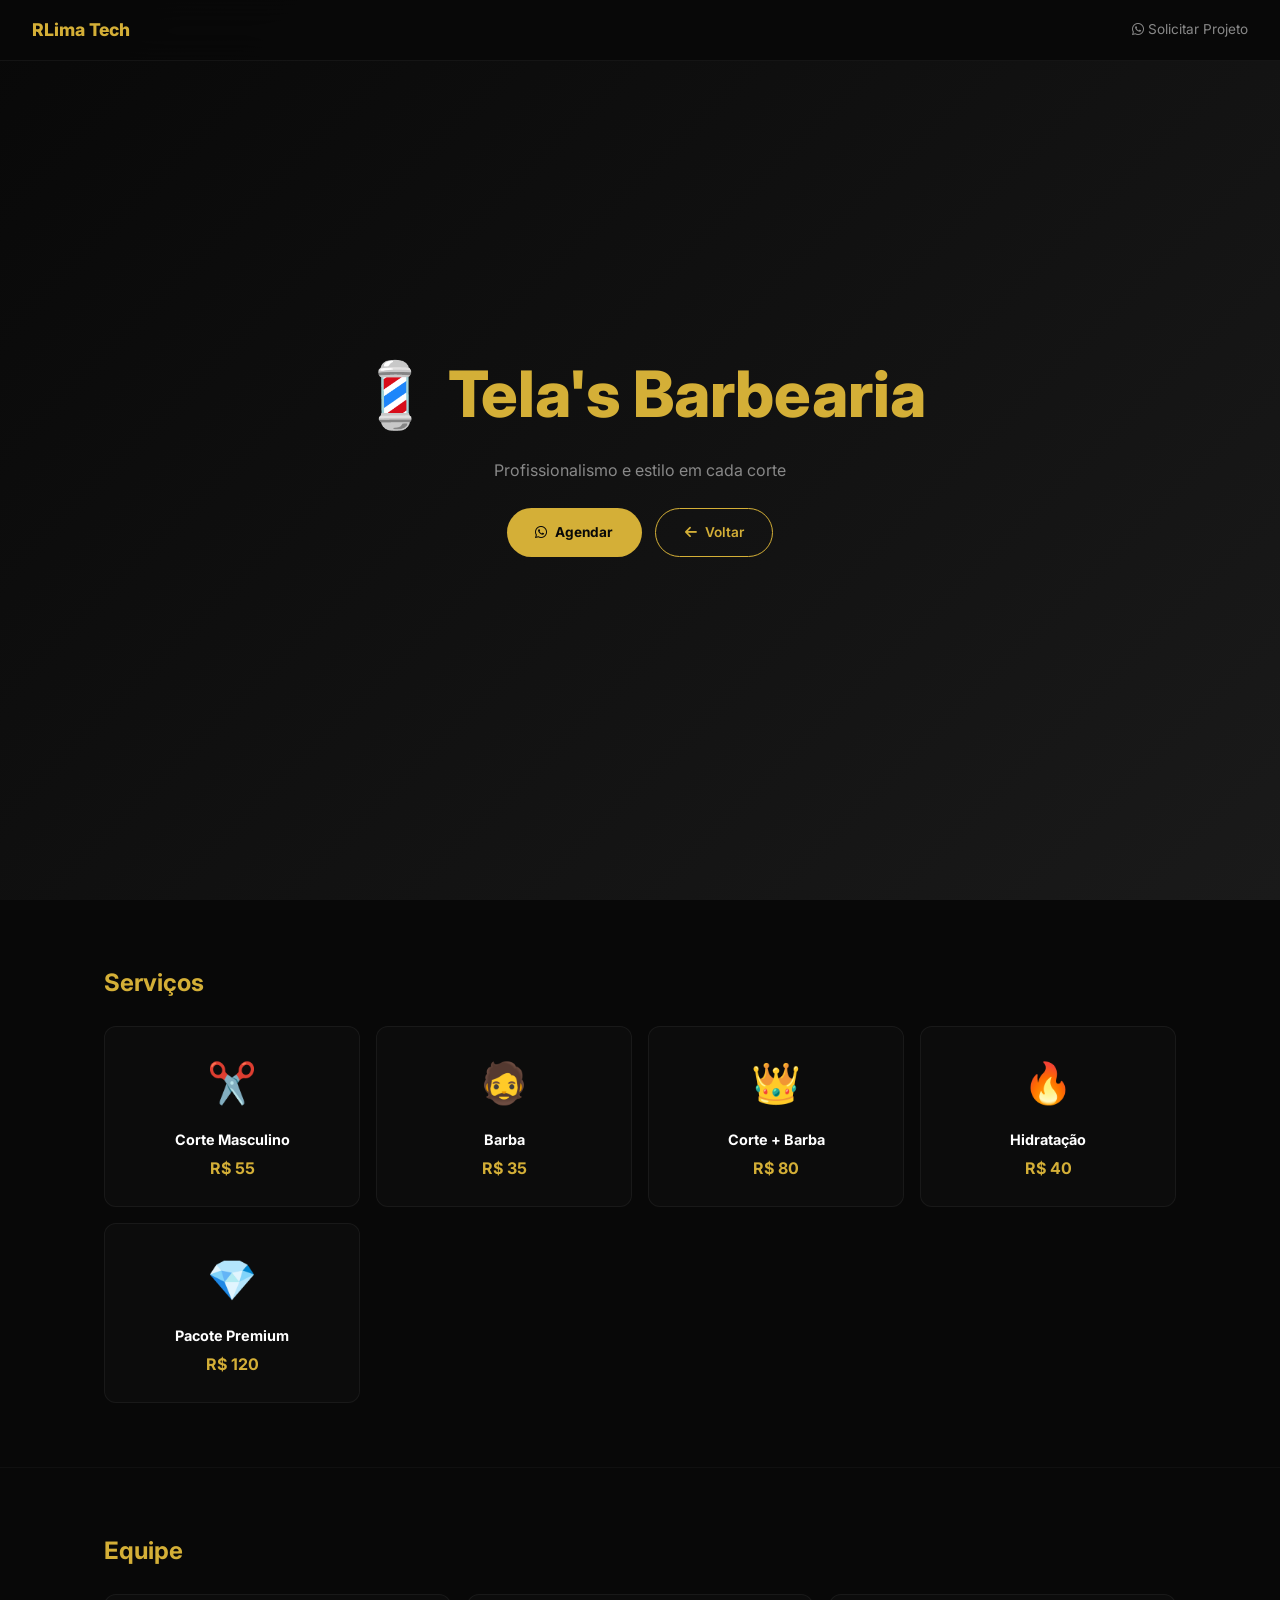
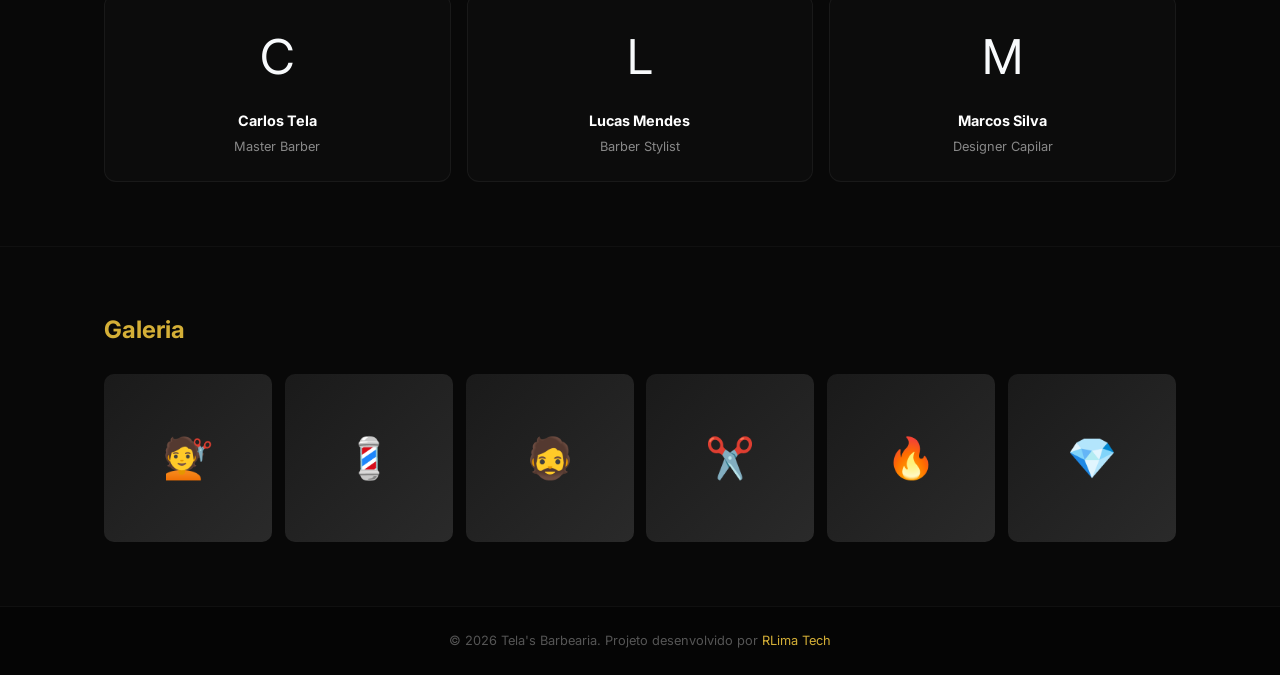
<file: projects/barbearia.html>
<!DOCTYPE html>
<html lang="pt-BR">
<head>
  <meta charset="UTF-8"><meta name="viewport" content="width=device-width, initial-scale=1.0">
  <title>Tela's Barbearia | RLima Tech</title>
  <link rel="stylesheet" href="../style.css">
  <link rel="stylesheet" href="https://cdnjs.cloudflare.com/ajax/libs/font-awesome/6.5.1/css/all.min.css">
  <style>
    body { background: #080808; }
    .topo { position: fixed; top:0; left:0; right:0; z-index:100; background:rgba(8,8,8,0.9); backdrop-filter:blur(16px); border-bottom:1px solid rgba(255,255,255,0.05); padding:1rem 2rem; display:flex; align-items:center; justify-content:space-between; }
    .topo a { color:#888; text-decoration:none; font-size:.85rem; transition:color .2s; }
    .topo a:hover { color:#d4af37; }
    .topo .logo { font-size:1.1rem; font-weight:800; color:#d4af37; }
    .ph { min-height:100vh; background:linear-gradient(135deg,#080808,#1a1a1a); display:flex; align-items:center; justify-content:center; text-align:center; }
    .ph h1 { font-size:clamp(2rem,5vw,4rem); font-weight:800; color:#d4af37; margin-bottom:.8rem; }
    .ph p { color:#888; font-size:1rem; }
    .ps { padding:4rem 2rem; border-bottom:1px solid rgba(255,255,255,0.03); }
    .ps h2 { font-size:1.5rem; font-weight:700; color:#d4af37; margin-bottom:1.5rem; }
    .grid { display:grid; grid-template-columns:repeat(auto-fit,minmax(220px,1fr)); gap:1rem; }
    .card { background:rgba(255,255,255,0.02); border:1px solid rgba(255,255,255,0.05); border-radius:12px; padding:1.5rem; text-align:center; transition:border-color .3s; }
    .card:hover { border-color:rgba(212,175,55,0.2); }
    .card .ic { font-size:2.5rem; margin-bottom:.8rem; }
    .card h3 { color:#fff; font-size:.9rem; margin-bottom:.3rem; }
    .card p { color:#888; font-size:.8rem; }
    .card .pr { color:#d4af37; font-weight:700; margin-top:.3rem; }
    .btn-g { background:#d4af37; color:#080808; border:none; padding:.8rem 1.8rem; border-radius:50px; font-weight:700; font-size:.85rem; text-decoration:none; display:inline-flex; align-items:center; gap:.5rem; transition:background .3s; }
    .btn-g:hover { background:#c49a20; }
    .btn-o { background:transparent; color:#d4af37; border:1.5px solid #d4af37; padding:.8rem 1.8rem; border-radius:50px; font-weight:600; font-size:.85rem; text-decoration:none; display:inline-flex; align-items:center; gap:.5rem; transition:background .3s; }
    .btn-o:hover { background:rgba(212,175,55,0.06); }
    .gale { display:grid; grid-template-columns:repeat(auto-fit,minmax(160px,1fr)); gap:.8rem; }
    .gale div { aspect-ratio:1; border-radius:10px; background:linear-gradient(135deg,#1a1a1a,#2a2a2a); display:flex; align-items:center; justify-content:center; font-size:2.5rem; transition:transform .3s; }
    .gale div:hover { transform:scale(1.02); }
    .ft { background:#050505; padding:1.5rem; text-align:center; font-size:.8rem; color:#555; }
    .ft a { color:#d4af37; text-decoration:none; }
    @media (max-width:768px) { .ps { padding:3rem 1.5rem; } }
  </style>
</head>
<body>
  <div class="topo">
    <a href="../index.html" class="logo">RLima Tech</a>
    <a href="../index.html#contato"><i class="fab fa-whatsapp"></i> Solicitar Projeto</a>
  </div>

  <section class="ph">
    <div>
      <h1>💈 Tela's Barbearia</h1>
      <p>Profissionalismo e estilo em cada corte</p>
      <div style="margin-top:1.5rem;display:flex;gap:.8rem;justify-content:center;flex-wrap:wrap;">
        <a href="#" class="btn-g"><i class="fab fa-whatsapp"></i> Agendar</a>
        <a href="../index.html#contato" class="btn-o"><i class="fas fa-arrow-left"></i> Voltar</a>
      </div>
    </div>
  </section>

  <section class="ps"><div class="container"><h2>Servi&ccedil;os</h2>
    <div class="grid">
      <div class="card"><div class="ic">✂️</div><h3>Corte Masculino</h3><div class="pr">R$ 55</div></div>
      <div class="card"><div class="ic">🧔</div><h3>Barba</h3><div class="pr">R$ 35</div></div>
      <div class="card"><div class="ic">👑</div><h3>Corte + Barba</h3><div class="pr">R$ 80</div></div>
      <div class="card"><div class="ic">🔥</div><h3>Hidrata&ccedil;&atilde;o</h3><div class="pr">R$ 40</div></div>
      <div class="card"><div class="ic">💎</div><h3>Pacote Premium</h3><div class="pr">R$ 120</div></div>
    </div>
  </div></section>

  <section class="ps"><div class="container"><h2>Equipe</h2>
    <div class="grid">
      <div class="card"><div class="ic" style="font-size:3rem;">C</div><h3>Carlos Tela</h3><p>Master Barber</p></div>
      <div class="card"><div class="ic" style="font-size:3rem;">L</div><h3>Lucas Mendes</h3><p>Barber Stylist</p></div>
      <div class="card"><div class="ic" style="font-size:3rem;">M</div><h3>Marcos Silva</h3><p>Designer Capilar</p></div>
    </div>
  </div></section>

  <section class="ps"><div class="container"><h2>Galeria</h2>
    <div class="gale"><div>💇</div><div>💈</div><div>🧔</div><div>✂️</div><div>🔥</div><div>💎</div></div>
  </div></section>

  <div class="ft">
    <p>&copy; 2026 Tela's Barbearia. Projeto desenvolvido por <a href="../index.html">RLima Tech</a></p>
  </div>
</body>
</html>
</file>
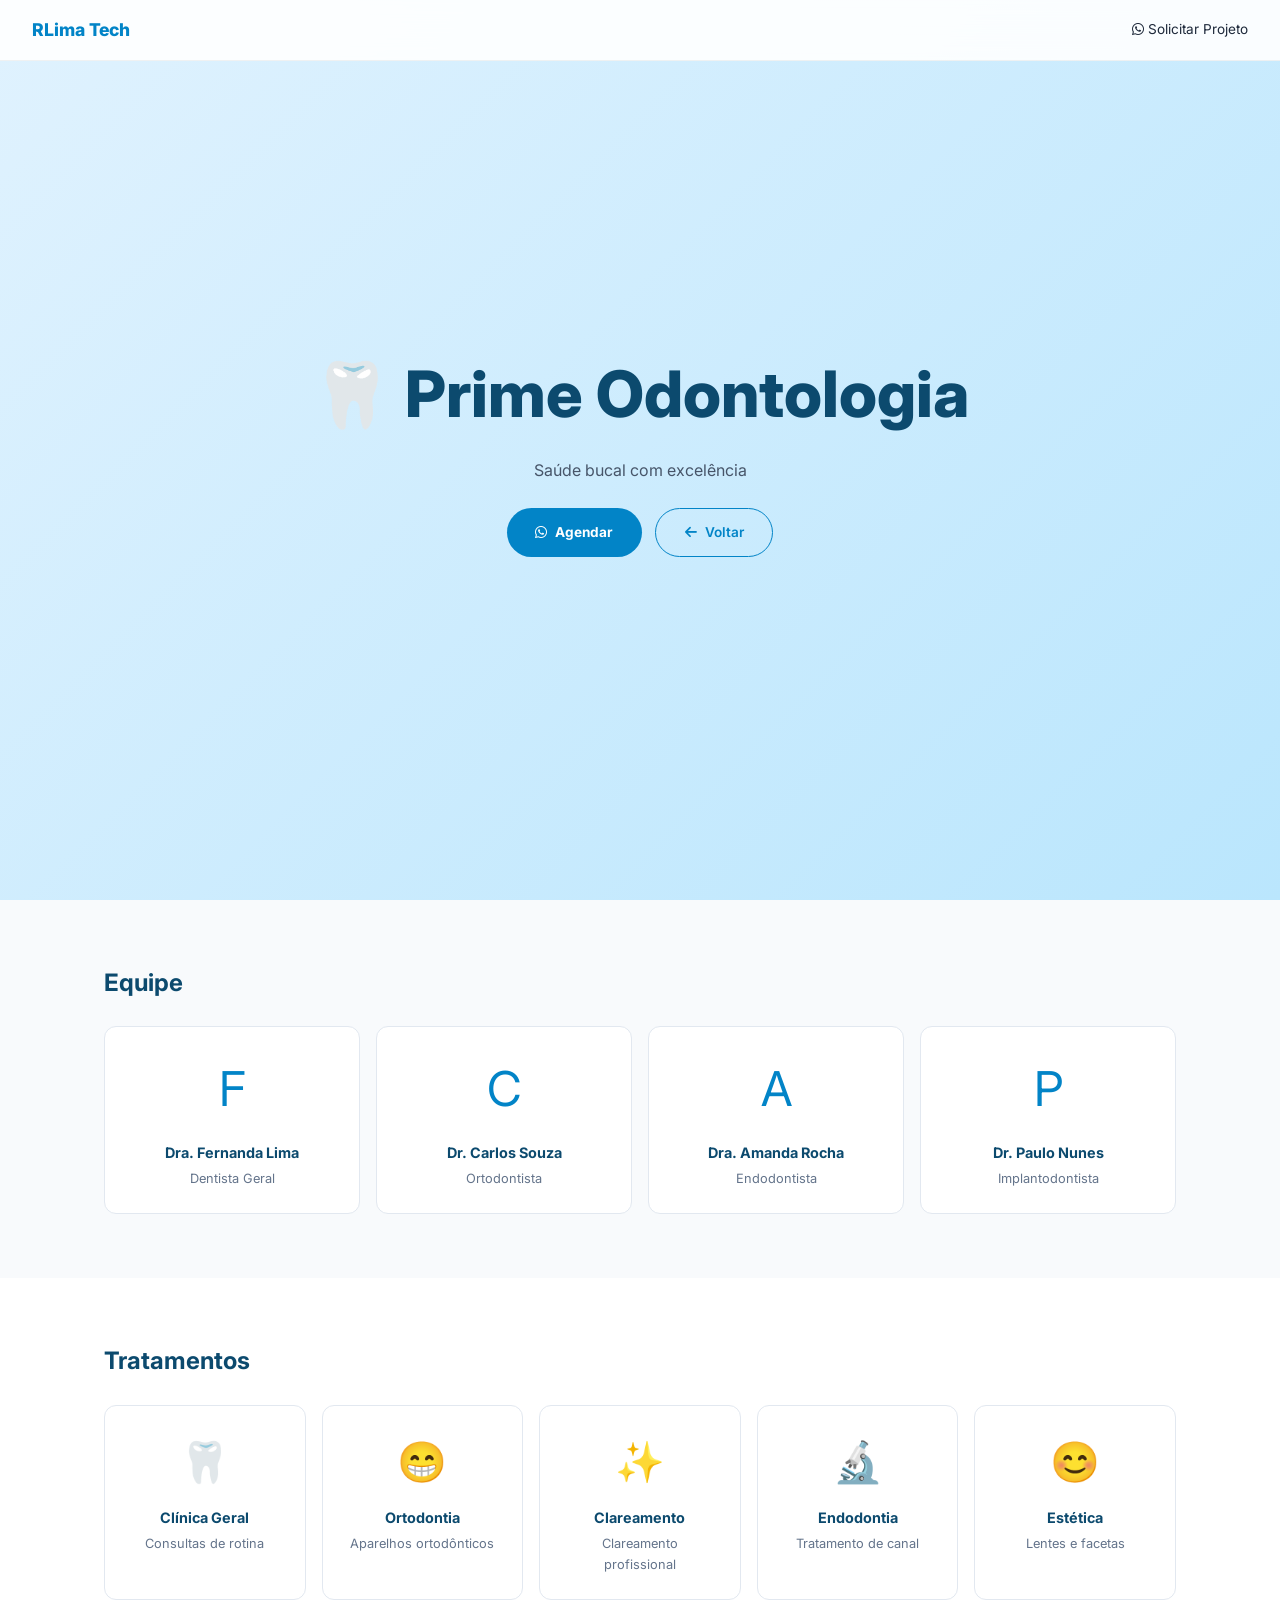
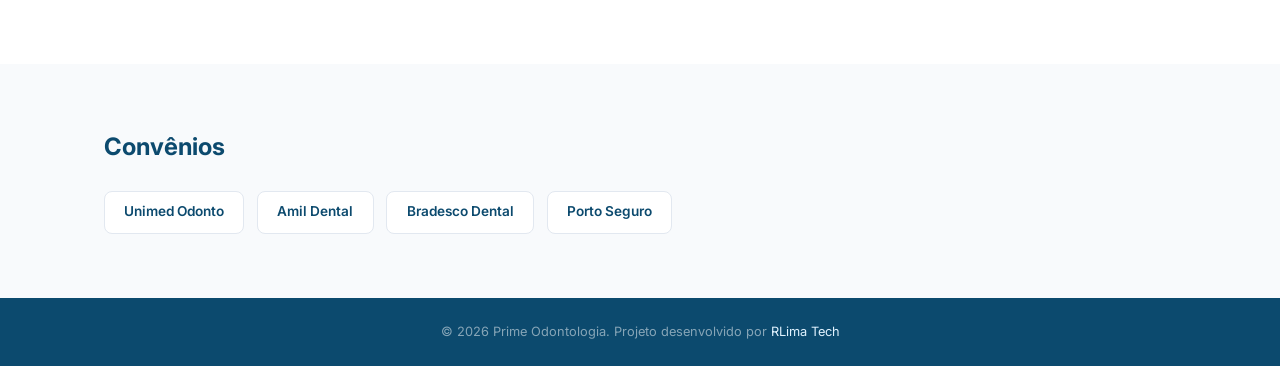
<file: projects/clinica.html>
<!DOCTYPE html>
<html lang="pt-BR">
<head>
  <meta charset="UTF-8"><meta name="viewport" content="width=device-width, initial-scale=1.0">
  <title>Prime Odontologia | RLima Tech</title>
  <link rel="stylesheet" href="../style.css">
  <link rel="stylesheet" href="https://cdnjs.cloudflare.com/ajax/libs/font-awesome/6.5.1/css/all.min.css">
  <style>
    body { background:#f8fafc; color:#1e293b; }
    .topo { position:fixed; top:0; left:0; right:0; z-index:100; background:rgba(255,255,255,0.9); backdrop-filter:blur(16px); border-bottom:1px solid rgba(0,0,0,.05); padding:1rem 2rem; display:flex; align-items:center; justify-content:space-between; }
    .topo a { color:#1e293b; text-decoration:none; font-size:.85rem; transition:color .2s; }
    .topo a:hover { color:#0284c7; }
    .topo .logo { font-size:1.1rem; font-weight:800; color:#0284c7; }
    .ph { min-height:100vh; background:linear-gradient(135deg,#e0f2fe,#bae6fd); display:flex; align-items:center; justify-content:center; text-align:center; }
    .ph h1 { font-size:clamp(2rem,5vw,4rem); font-weight:800; color:#0c4a6e; margin-bottom:.8rem; }
    .ph p { color:#475569; font-size:1rem; }
    .ps { padding:4rem 2rem; }
    .ps:nth-child(even) { background:#fff; }
    .ps h2 { font-size:1.5rem; font-weight:700; color:#0c4a6e; margin-bottom:1.5rem; }
    .grid { display:grid; grid-template-columns:repeat(auto-fit,minmax(200px,1fr)); gap:1rem; }
    .card { background:#fff; border:1px solid #e2e8f0; border-radius:12px; padding:1.5rem; text-align:center; transition:border-color .3s; }
    .card:hover { border-color:#0284c7; }
    .card .ic { font-size:2.5rem; margin-bottom:.8rem; }
    .card h3 { color:#0c4a6e; font-size:.9rem; margin-bottom:.3rem; }
    .card p { color:#64748b; font-size:.8rem; }
    .btn-b { background:#0284c7; color:#fff; border:none; padding:.8rem 1.8rem; border-radius:50px; font-weight:700; font-size:.85rem; text-decoration:none; display:inline-flex; align-items:center; gap:.5rem; transition:background .3s; }
    .btn-b:hover { background:#0369a1; }
    .btn-o { background:transparent; color:#0284c7; border:1.5px solid #0284c7; padding:.8rem 1.8rem; border-radius:50px; font-weight:600; font-size:.85rem; text-decoration:none; display:inline-flex; align-items:center; gap:.5rem; transition:background .3s; }
    .btn-o:hover { background:rgba(2,132,199,.04); }
    .ft { background:#0c4a6e; padding:1.5rem; text-align:center; font-size:.8rem; color:rgba(255,255,255,.5); }
    .ft a { color:#e0f2fe; text-decoration:none; }
    @media (max-width:768px) { .ps { padding:3rem 1.5rem; } }
  </style>
</head>
<body>
  <div class="topo">
    <a href="../index.html" class="logo">RLima Tech</a>
    <a href="../index.html#contato"><i class="fab fa-whatsapp"></i> Solicitar Projeto</a>
  </div>

  <section class="ph">
    <div>
      <h1>🦷 Prime Odontologia</h1>
      <p>Sa&uacute;de bucal com excel&ecirc;ncia</p>
      <div style="margin-top:1.5rem;display:flex;gap:.8rem;justify-content:center;flex-wrap:wrap;">
        <a href="#" class="btn-b"><i class="fab fa-whatsapp"></i> Agendar</a>
        <a href="../index.html#contato" class="btn-o"><i class="fas fa-arrow-left"></i> Voltar</a>
      </div>
    </div>
  </section>

  <section class="ps"><div class="container"><h2>Equipe</h2>
    <div class="grid">
      <div class="card"><div class="ic" style="font-size:3rem; color:#0284c7;">F</div><h3>Dra. Fernanda Lima</h3><p>Dentista Geral</p></div>
      <div class="card"><div class="ic" style="font-size:3rem; color:#0284c7;">C</div><h3>Dr. Carlos Souza</h3><p>Ortodontista</p></div>
      <div class="card"><div class="ic" style="font-size:3rem; color:#0284c7;">A</div><h3>Dra. Amanda Rocha</h3><p>Endodontista</p></div>
      <div class="card"><div class="ic" style="font-size:3rem; color:#0284c7;">P</div><h3>Dr. Paulo Nunes</h3><p>Implantodontista</p></div>
    </div>
  </div></section>

  <section class="ps"><div class="container"><h2>Tratamentos</h2>
    <div class="grid">
      <div class="card"><div class="ic">🦷</div><h3>Cl&iacute;nica Geral</h3><p>Consultas de rotina</p></div>
      <div class="card"><div class="ic">😁</div><h3>Ortodontia</h3><p>Aparelhos ortod&ocirc;nticos</p></div>
      <div class="card"><div class="ic">✨</div><h3>Clareamento</h3><p>Clareamento profissional</p></div>
      <div class="card"><div class="ic">🔬</div><h3>Endodontia</h3><p>Tratamento de canal</p></div>
      <div class="card"><div class="ic">😊</div><h3>Est&eacute;tica</h3><p>Lentes e facetas</p></div>
    </div>
  </div></section>

  <section class="ps"><div class="container"><h2>Conv&ecirc;nios</h2>
    <div style="display:flex;gap:.8rem;flex-wrap:wrap;">
      <span style="background:#fff;border:1px solid #e2e8f0;border-radius:8px;padding:.6rem 1.2rem;font-weight:600;font-size:.85rem;color:#0c4a6e;">Unimed Odonto</span>
      <span style="background:#fff;border:1px solid #e2e8f0;border-radius:8px;padding:.6rem 1.2rem;font-weight:600;font-size:.85rem;color:#0c4a6e;">Amil Dental</span>
      <span style="background:#fff;border:1px solid #e2e8f0;border-radius:8px;padding:.6rem 1.2rem;font-weight:600;font-size:.85rem;color:#0c4a6e;">Bradesco Dental</span>
      <span style="background:#fff;border:1px solid #e2e8f0;border-radius:8px;padding:.6rem 1.2rem;font-weight:600;font-size:.85rem;color:#0c4a6e;">Porto Seguro</span>
    </div>
  </div></section>

  <div class="ft">
    <p>&copy; 2026 Prime Odontologia. Projeto desenvolvido por <a href="../index.html">RLima Tech</a></p>
  </div>
</body>
</html>
</file>
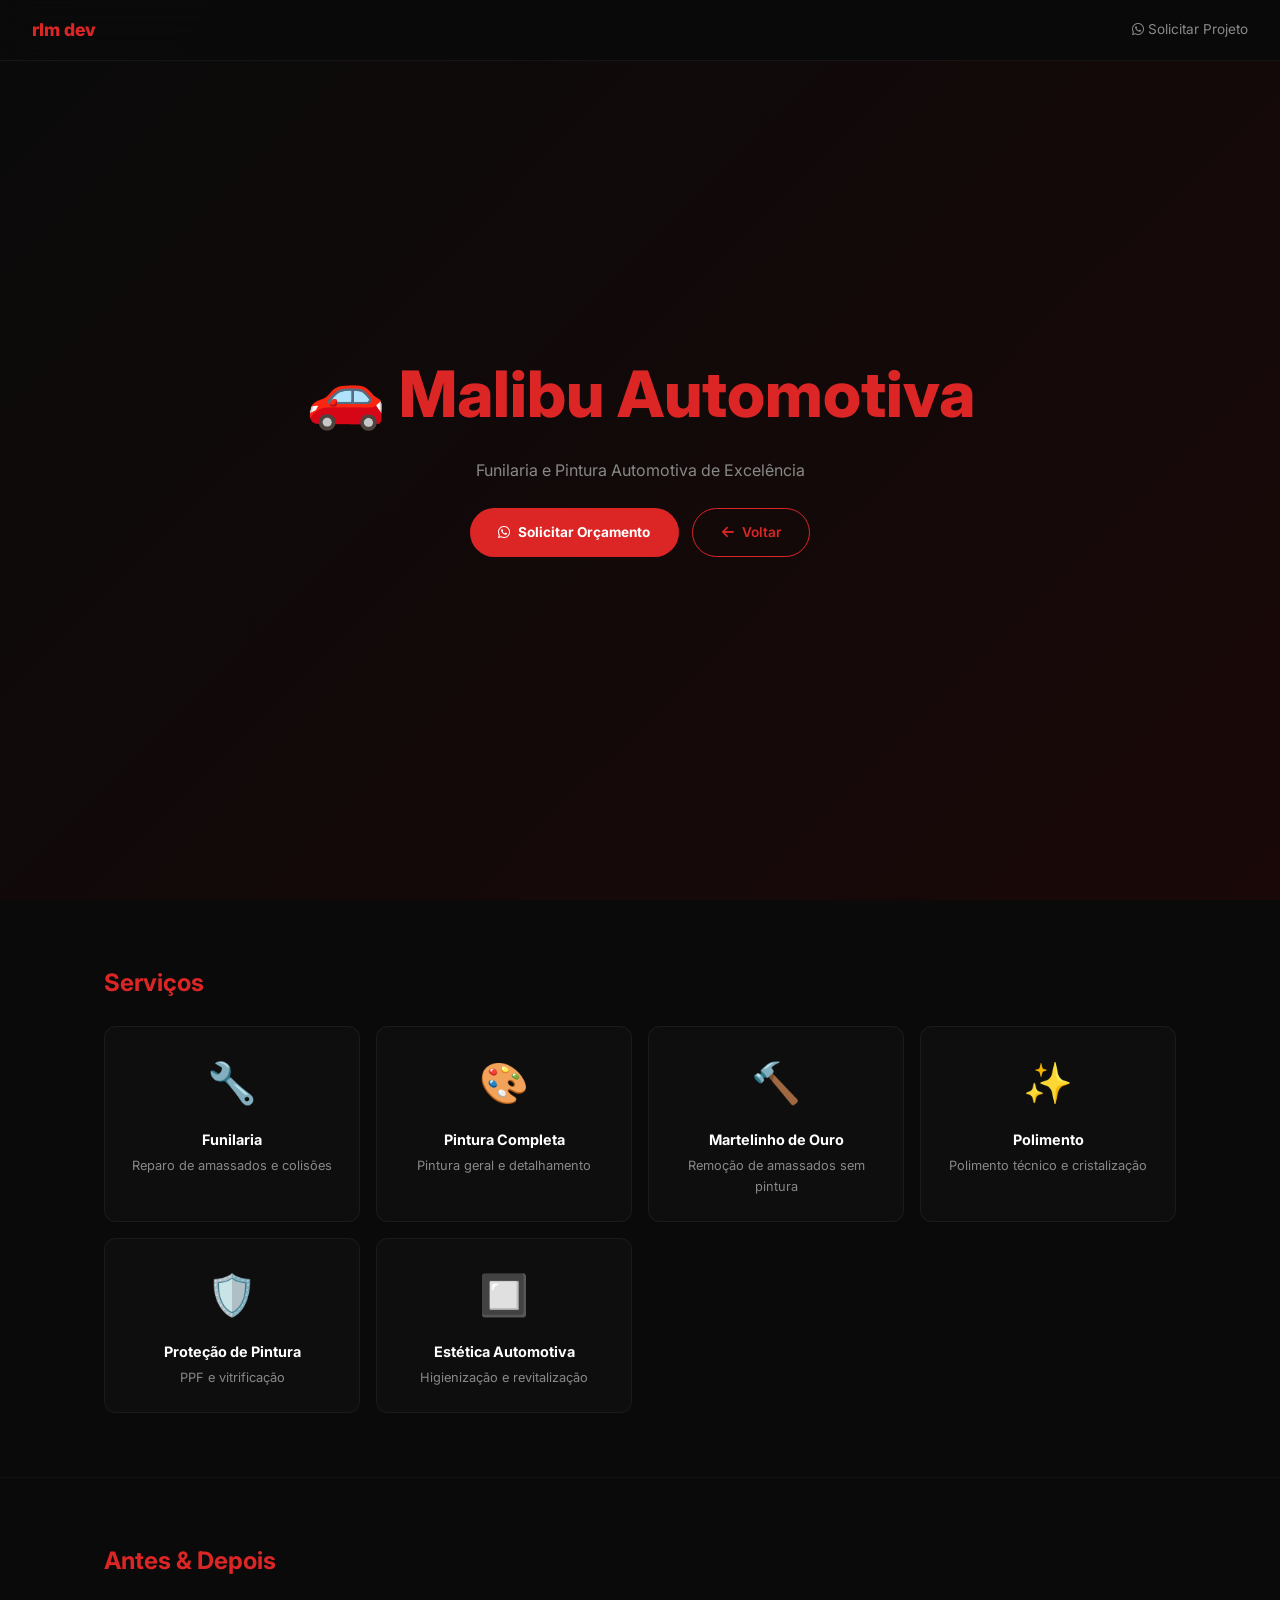
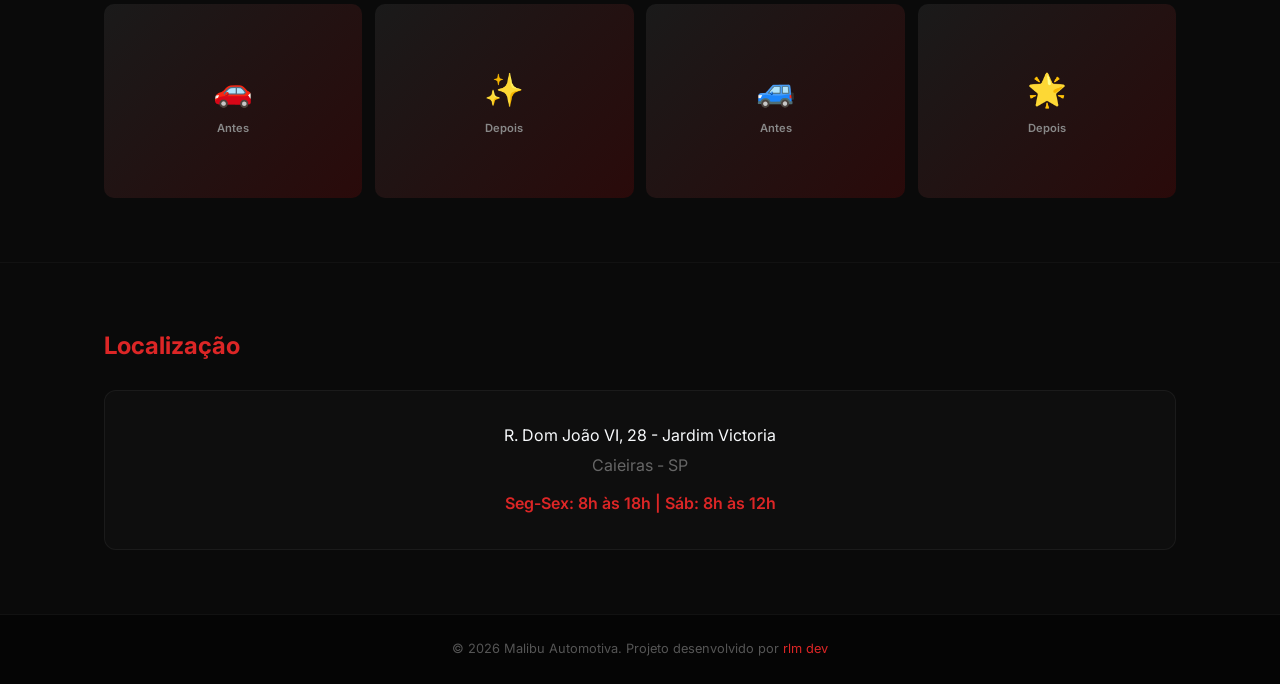
<file: projects/malibu.html>
<!DOCTYPE html>
<html lang="pt-BR">
<head>
  <meta charset="UTF-8"><meta name="viewport" content="width=device-width, initial-scale=1.0">
  <title>Malibu Automotiva | rlm dev</title>
  <link rel="stylesheet" href="../style.css">
  <link rel="stylesheet" href="https://cdnjs.cloudflare.com/ajax/libs/font-awesome/6.5.1/css/all.min.css">
  <style>
    body { background:#0a0a0a; }
    .topo { position:fixed; top:0; left:0; right:0; z-index:100; background:rgba(10,10,10,0.9); backdrop-filter:blur(16px); border-bottom:1px solid rgba(255,255,255,0.05); padding:1rem 2rem; display:flex; align-items:center; justify-content:space-between; }
    .topo a { color:#888; text-decoration:none; font-size:.85rem; transition:color .2s; }
    .topo a:hover { color:#dc2626; }
    .topo .logo { font-size:1.1rem; font-weight:800; color:#dc2626; }
    .ph { min-height:100vh; background:linear-gradient(135deg,#0a0a0a,#1a0808); display:flex; align-items:center; justify-content:center; text-align:center; }
    .ph h1 { font-size:clamp(2rem,5vw,4rem); font-weight:800; color:#dc2626; margin-bottom:.8rem; }
    .ph p { color:#888; font-size:1rem; }
    .ps { padding:4rem 2rem; border-bottom:1px solid rgba(255,255,255,0.03); }
    .ps h2 { font-size:1.5rem; font-weight:700; color:#dc2626; margin-bottom:1.5rem; }
    .grid { display:grid; grid-template-columns:repeat(auto-fit,minmax(220px,1fr)); gap:1rem; }
    .card { background:rgba(255,255,255,0.02); border:1px solid rgba(255,255,255,0.05); border-radius:12px; padding:1.5rem; text-align:center; transition:border-color .3s; }
    .card:hover { border-color:rgba(220,38,38,0.2); }
    .card .ic { font-size:2.5rem; margin-bottom:.8rem; }
    .card h3 { color:#fff; font-size:.9rem; margin-bottom:.3rem; }
    .card p { color:#888; font-size:.8rem; }
    .card .pr { color:#dc2626; font-weight:700; margin-top:.3rem; }
    .btn-r { background:#dc2626; color:#fff; border:none; padding:.8rem 1.8rem; border-radius:50px; font-weight:700; font-size:.85rem; text-decoration:none; display:inline-flex; align-items:center; gap:.5rem; transition:background .3s; }
    .btn-r:hover { background:#b91c1c; }
    .btn-o { background:transparent; color:#dc2626; border:1.5px solid #dc2626; padding:.8rem 1.8rem; border-radius:50px; font-weight:600; font-size:.85rem; text-decoration:none; display:inline-flex; align-items:center; gap:.5rem; transition:background .3s; }
    .btn-o:hover { background:rgba(220,38,38,0.06); }
    .gale { display:grid; grid-template-columns:repeat(auto-fit,minmax(180px,1fr)); gap:.8rem; }
    .gale div { aspect-ratio:4/3; border-radius:10px; background:linear-gradient(135deg,#1a1a1a,#2a0a0a); display:flex; align-items:center; justify-content:center; font-size:2.5rem; transition:transform .3s; flex-direction:column; gap:.3rem; color:#888; font-size:.7rem; font-weight:600; }
    .gale div:hover { transform:scale(1.02); }
    .gale div span { font-size:2rem; }
    .ft { background:#050505; padding:1.5rem; text-align:center; font-size:.8rem; color:#555; }
    .ft a { color:#dc2626; text-decoration:none; }
    @media (max-width:768px) { .ps { padding:3rem 1.5rem; } }
  </style>
</head>
<body>
  <div class="topo">
    <a href="../index.html" class="logo">rlm dev</a>
    <a href="../index.html#contato"><i class="fab fa-whatsapp"></i> Solicitar Projeto</a>
  </div>

  <section class="ph">
    <div>
      <h1>🚗 Malibu Automotiva</h1>
      <p>Funilaria e Pintura Automotiva de Excel&ecirc;ncia</p>
      <div style="margin-top:1.5rem;display:flex;gap:.8rem;justify-content:center;flex-wrap:wrap;">
        <a href="#" class="btn-r"><i class="fab fa-whatsapp"></i> Solicitar Or&ccedil;amento</a>
        <a href="../index.html#contato" class="btn-o"><i class="fas fa-arrow-left"></i> Voltar</a>
      </div>
    </div>
  </section>

  <section class="ps"><div class="container"><h2>Servi&ccedil;os</h2>
    <div class="grid">
      <div class="card"><div class="ic">🔧</div><h3>Funilaria</h3><p>Reparo de amassados e colis&otilde;es</p></div>
      <div class="card"><div class="ic">🎨</div><h3>Pintura Completa</h3><p>Pintura geral e detalhamento</p></div>
      <div class="card"><div class="ic">🔨</div><h3>Martelinho de Ouro</h3><p>Remo&ccedil;&atilde;o de amassados sem pintura</p></div>
      <div class="card"><div class="ic">✨</div><h3>Polimento</h3><p>Polimento t&eacute;cnico e cristaliza&ccedil;&atilde;o</div>
      <div class="card"><div class="ic">🛡️</div><h3>Prote&ccedil;&atilde;o de Pintura</h3><p>PPF e vitrifica&ccedil;&atilde;o</p></div>
      <div class="card"><div class="ic">🔲</div><h3>Est&eacute;tica Automotiva</h3><p>Higieniza&ccedil;&atilde;o e revitaliza&ccedil;&atilde;o</p></div>
    </div>
  </div></section>

  <section class="ps"><div class="container"><h2>Antes &amp; Depois</h2>
    <div class="gale">
      <div><span>🚗</span>Antes</div>
      <div><span>✨</span>Depois</div>
      <div><span>🚙</span>Antes</div>
      <div><span>🌟</span>Depois</div>
    </div>
  </div></section>

  <section class="ps"><div class="container"><h2>Localiza&ccedil;&atilde;o</h2>
    <div style="background:rgba(255,255,255,0.02);border-radius:12px;padding:2rem;text-align:center;border:1px solid rgba(255,255,255,0.05);">
      <p style="margin-bottom:.3rem;">R. Dom Jo&atilde;o VI, 28 - Jardim Victoria</p>
      <p style="color:#666;">Caieiras - SP</p>
      <p style="margin-top:.8rem;color:#dc2626;font-weight:600;">Seg-Sex: 8h &agrave;s 18h | S&aacute;b: 8h &agrave;s 12h</p>
    </div>
  </div></section>

  <div class="ft">
    <p>&copy; 2026 Malibu Automotiva. Projeto desenvolvido por <a href="../index.html">rlm dev</a></p>
  </div>
</body>
</html>
</file>
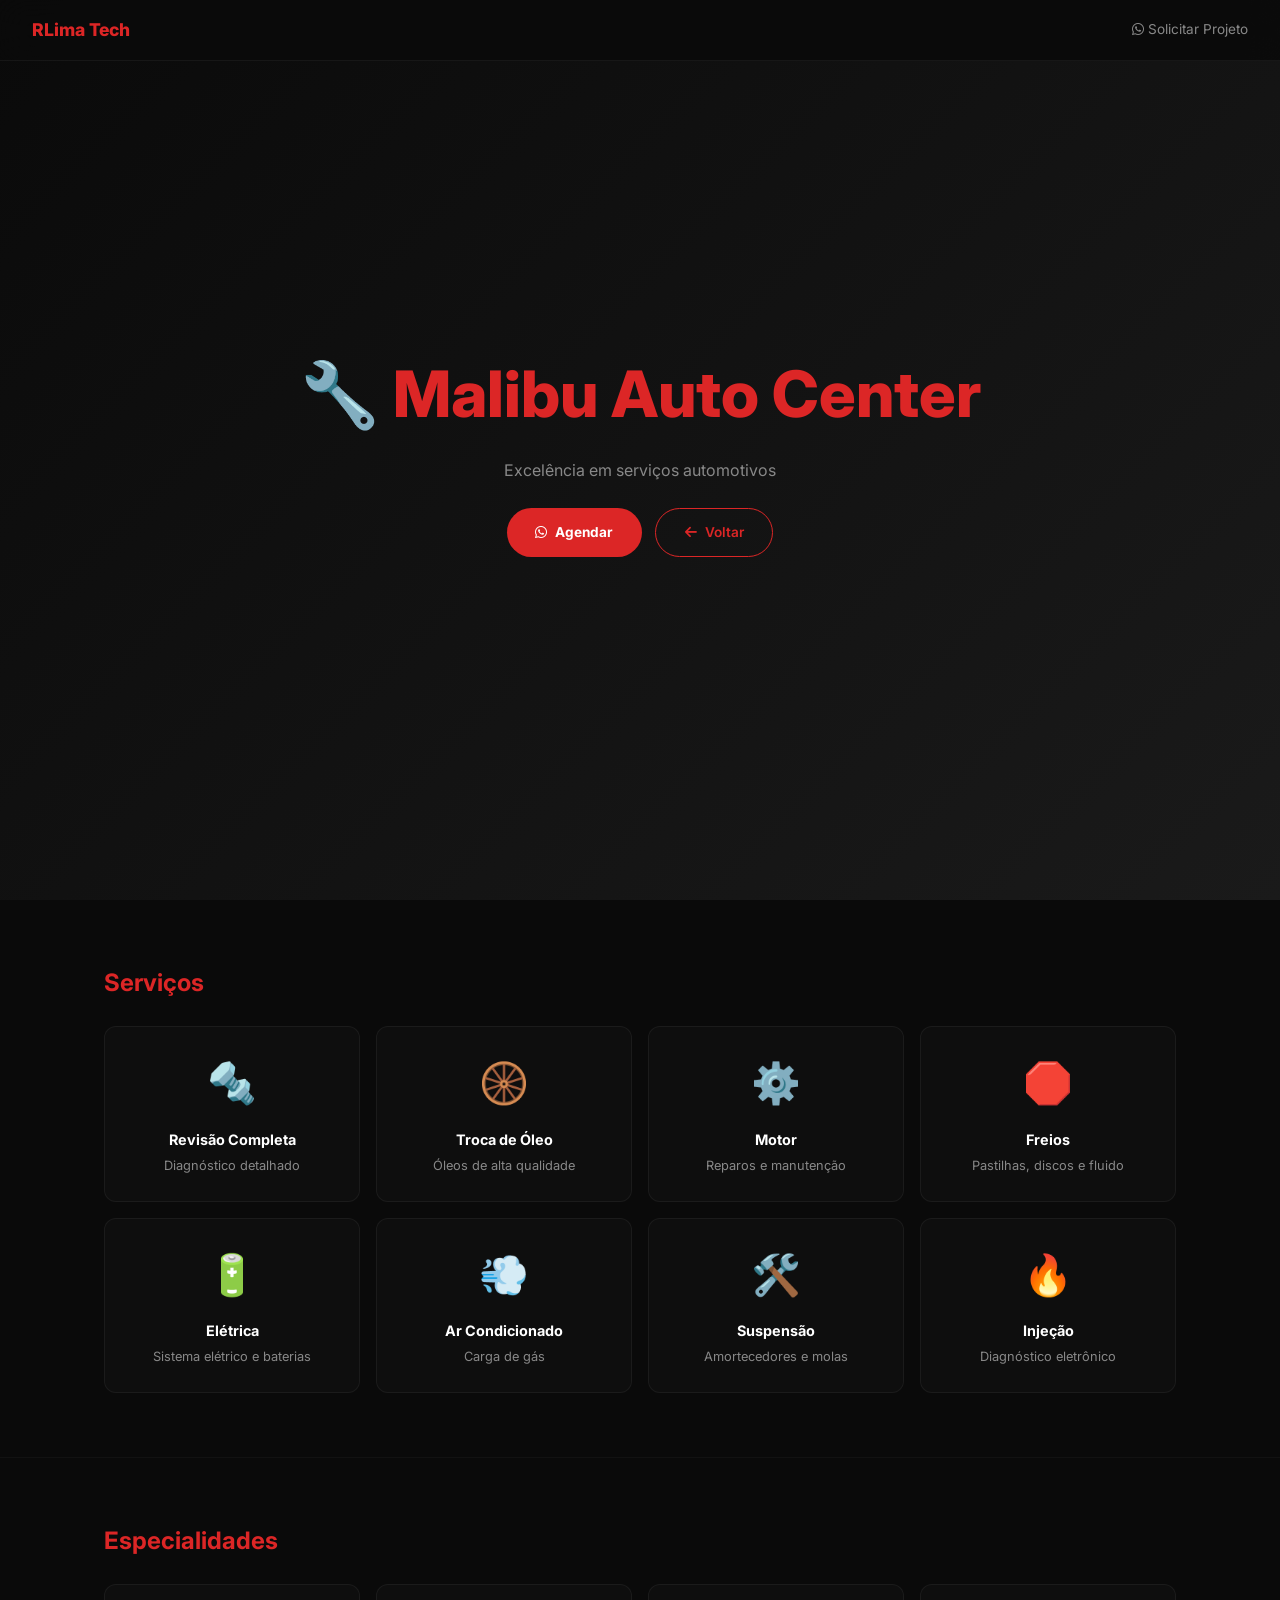
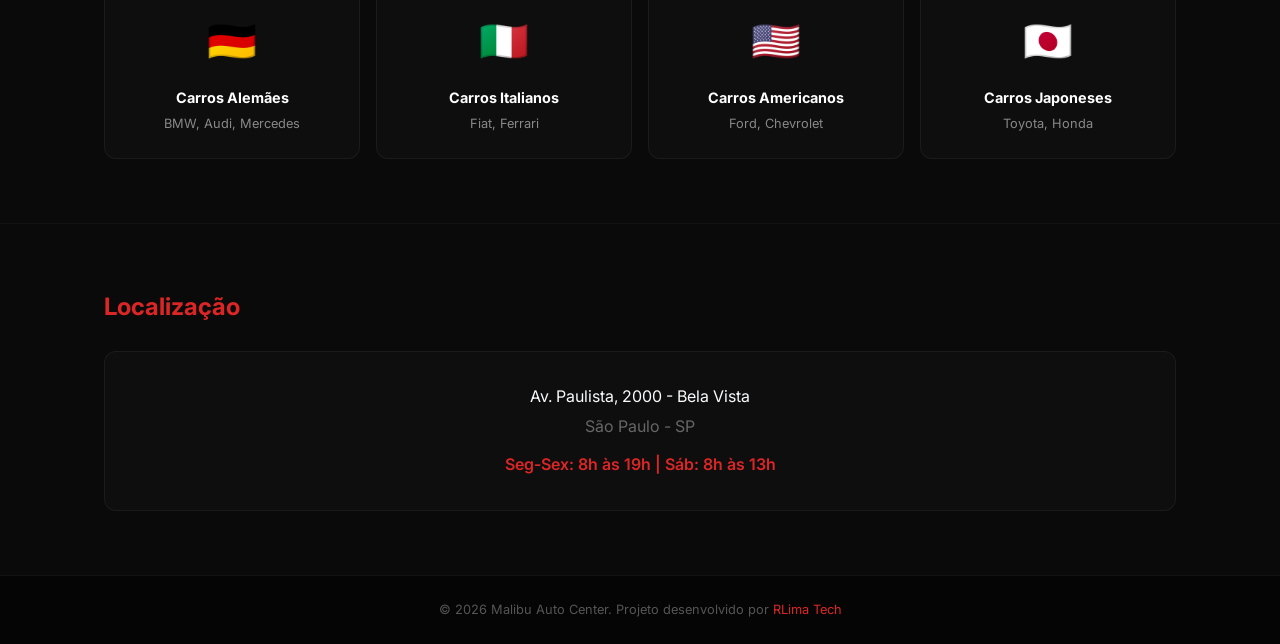
<file: projects/oficina.html>
<!DOCTYPE html>
<html lang="pt-BR">
<head>
  <meta charset="UTF-8"><meta name="viewport" content="width=device-width, initial-scale=1.0">
  <title>Malibu Auto Center | RLima Tech</title>
  <link rel="stylesheet" href="../style.css">
  <link rel="stylesheet" href="https://cdnjs.cloudflare.com/ajax/libs/font-awesome/6.5.1/css/all.min.css">
  <style>
    body { background:#0a0a0a; }
    .topo { position:fixed; top:0; left:0; right:0; z-index:100; background:rgba(10,10,10,0.9); backdrop-filter:blur(16px); border-bottom:1px solid rgba(255,255,255,0.05); padding:1rem 2rem; display:flex; align-items:center; justify-content:space-between; }
    .topo a { color:#888; text-decoration:none; font-size:.85rem; transition:color .2s; }
    .topo a:hover { color:#dc2626; }
    .topo .logo { font-size:1.1rem; font-weight:800; color:#dc2626; }
    .ph { min-height:100vh; background:linear-gradient(135deg,#0a0a0a,#1a1a1a); display:flex; align-items:center; justify-content:center; text-align:center; }
    .ph h1 { font-size:clamp(2rem,5vw,4rem); font-weight:800; color:#dc2626; margin-bottom:.8rem; }
    .ph p { color:#888; font-size:1rem; }
    .ps { padding:4rem 2rem; border-bottom:1px solid rgba(255,255,255,0.03); }
    .ps h2 { font-size:1.5rem; font-weight:700; color:#dc2626; margin-bottom:1.5rem; }
    .grid { display:grid; grid-template-columns:repeat(auto-fit,minmax(220px,1fr)); gap:1rem; }
    .card { background:rgba(255,255,255,0.02); border:1px solid rgba(255,255,255,0.05); border-radius:12px; padding:1.5rem; text-align:center; transition:border-color .3s; }
    .card:hover { border-color:rgba(220,38,38,0.2); }
    .card .ic { font-size:2.5rem; margin-bottom:.8rem; }
    .card h3 { color:#fff; font-size:.9rem; margin-bottom:.3rem; }
    .card p { color:#888; font-size:.8rem; }
    .btn-r { background:#dc2626; color:#fff; border:none; padding:.8rem 1.8rem; border-radius:50px; font-weight:700; font-size:.85rem; text-decoration:none; display:inline-flex; align-items:center; gap:.5rem; transition:background .3s; }
    .btn-r:hover { background:#b91c1c; }
    .btn-o { background:transparent; color:#dc2626; border:1.5px solid #dc2626; padding:.8rem 1.8rem; border-radius:50px; font-weight:600; font-size:.85rem; text-decoration:none; display:inline-flex; align-items:center; gap:.5rem; transition:background .3s; }
    .btn-o:hover { background:rgba(220,38,38,0.06); }
    .ft { background:#050505; padding:1.5rem; text-align:center; font-size:.8rem; color:#555; }
    .ft a { color:#dc2626; text-decoration:none; }
    @media (max-width:768px) { .ps { padding:3rem 1.5rem; } }
  </style>
</head>
<body>
  <div class="topo">
    <a href="../index.html" class="logo">RLima Tech</a>
    <a href="../index.html#contato"><i class="fab fa-whatsapp"></i> Solicitar Projeto</a>
  </div>

  <section class="ph">
    <div>
      <h1>🔧 Malibu Auto Center</h1>
      <p>Excel&ecirc;ncia em servi&ccedil;os automotivos</p>
      <div style="margin-top:1.5rem;display:flex;gap:.8rem;justify-content:center;flex-wrap:wrap;">
        <a href="#" class="btn-r"><i class="fab fa-whatsapp"></i> Agendar</a>
        <a href="../index.html#contato" class="btn-o"><i class="fas fa-arrow-left"></i> Voltar</a>
      </div>
    </div>
  </section>

  <section class="ps"><div class="container"><h2>Servi&ccedil;os</h2>
    <div class="grid">
      <div class="card"><div class="ic">🔩</div><h3>Revis&atilde;o Completa</h3><p>Diagn&oacute;stico detalhado</p></div>
      <div class="card"><div class="ic">🛞</div><h3>Troca de &Oacute;leo</h3><p>&Oacute;leos de alta qualidade</p></div>
      <div class="card"><div class="ic">⚙️</div><h3>Motor</h3><p>Reparos e manuten&ccedil;&atilde;o</p></div>
      <div class="card"><div class="ic">🛑</div><h3>Freios</h3><p>Pastilhas, discos e fluido</p></div>
      <div class="card"><div class="ic">🔋</div><h3>El&eacute;trica</h3><p>Sistema el&eacute;trico e baterias</p></div>
      <div class="card"><div class="ic">💨</div><h3>Ar Condicionado</h3><p>Carga de g&aacute;s</p></div>
      <div class="card"><div class="ic">🛠️</div><h3>Suspens&atilde;o</h3><p>Amortecedores e molas</p></div>
      <div class="card"><div class="ic">🔥</div><h3>Inje&ccedil;&atilde;o</h3><p>Diagn&oacute;stico eletr&ocirc;nico</p></div>
    </div>
  </div></section>

  <section class="ps"><div class="container"><h2>Especialidades</h2>
    <div class="grid">
      <div class="card"><div class="ic">🇩🇪</div><h3>Carros Alem&atilde;es</h3><p>BMW, Audi, Mercedes</p></div>
      <div class="card"><div class="ic">🇮🇹</div><h3>Carros Italianos</h3><p>Fiat, Ferrari</p></div>
      <div class="card"><div class="ic">🇺🇸</div><h3>Carros Americanos</h3><p>Ford, Chevrolet</p></div>
      <div class="card"><div class="ic">🇯🇵</div><h3>Carros Japoneses</h3><p>Toyota, Honda</p></div>
    </div>
  </div></section>

  <section class="ps"><div class="container"><h2>Localiza&ccedil;&atilde;o</h2>
    <div style="background:rgba(255,255,255,0.02);border-radius:12px;padding:2rem;text-align:center;border:1px solid rgba(255,255,255,0.05);">
      <p style="margin-bottom:.3rem;">Av. Paulista, 2000 - Bela Vista</p>
      <p style="color:#666;">S&atilde;o Paulo - SP</p>
      <p style="margin-top:.8rem;color:#dc2626;font-weight:600;">Seg-Sex: 8h &agrave;s 19h | S&aacute;b: 8h &agrave;s 13h</p>
    </div>
  </div></section>

  <div class="ft">
    <p>&copy; 2026 Malibu Auto Center. Projeto desenvolvido por <a href="../index.html">RLima Tech</a></p>
  </div>
</body>
</html>
</file>
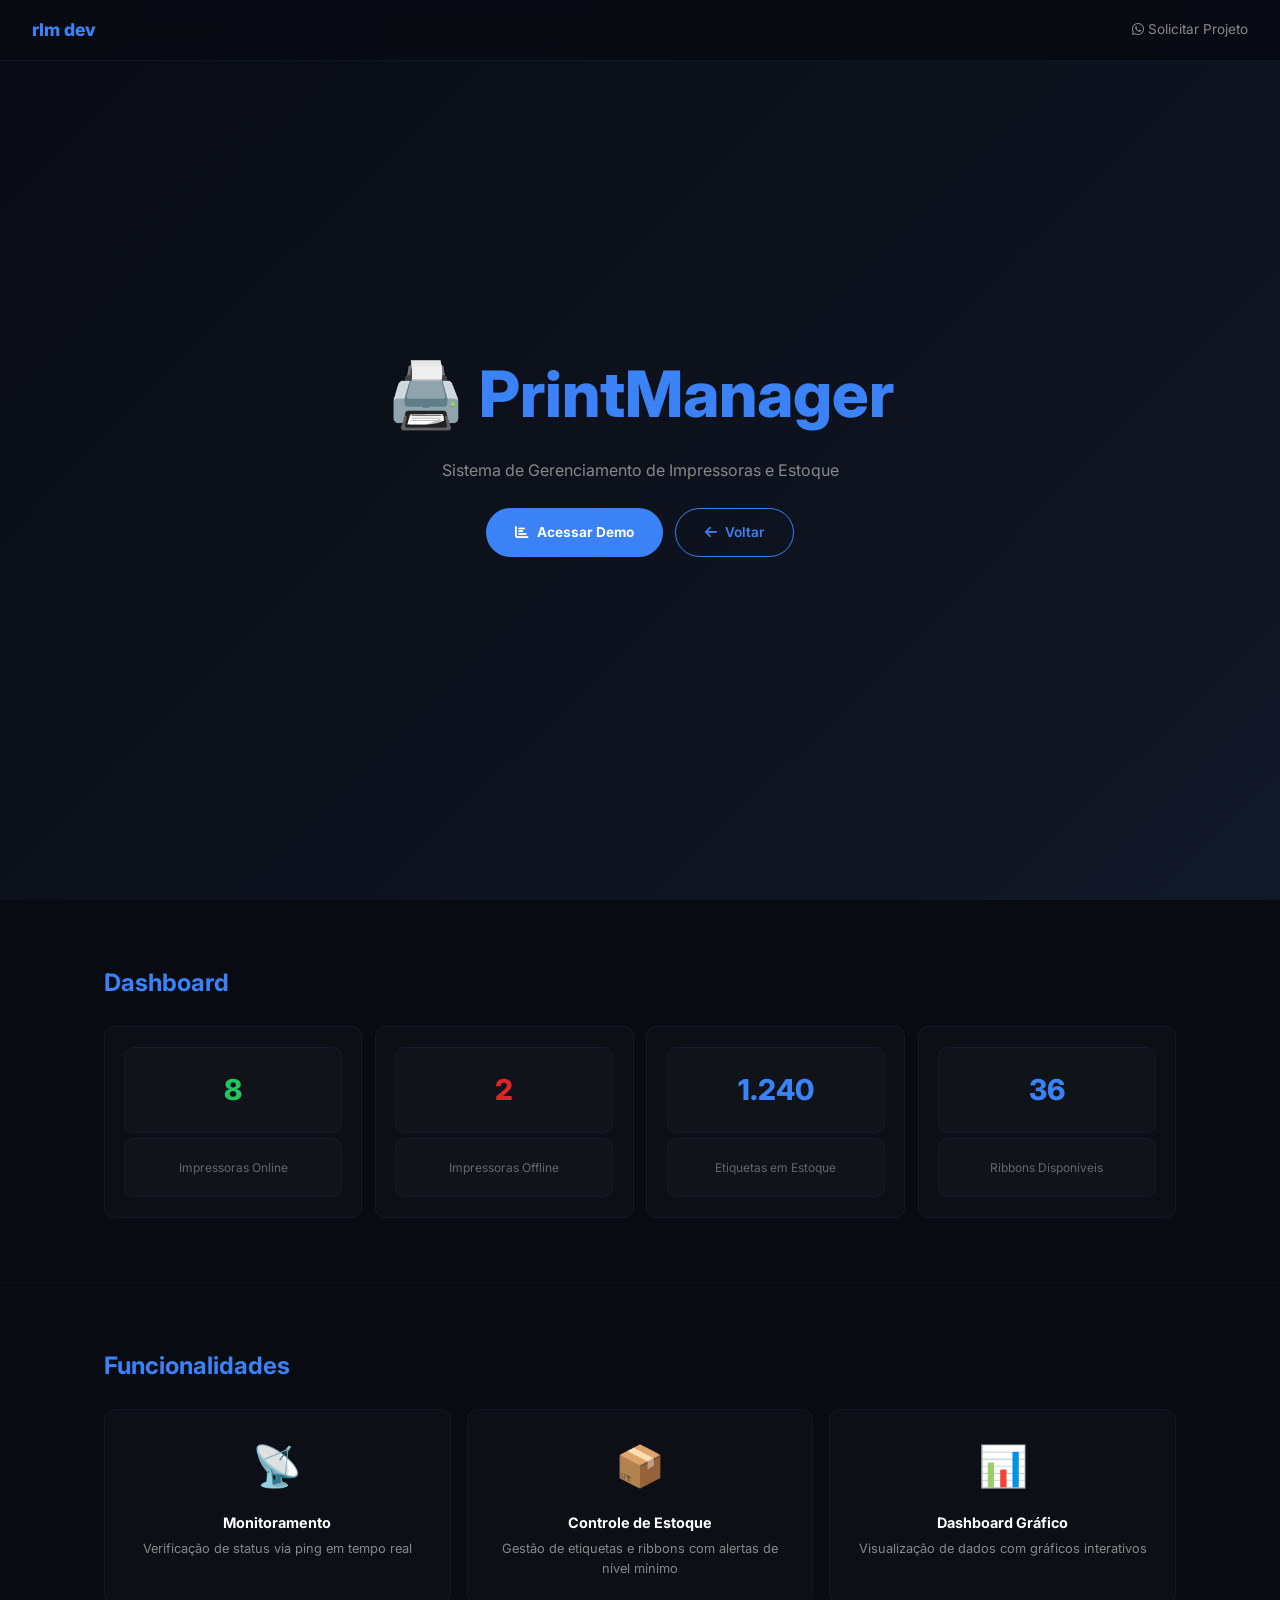
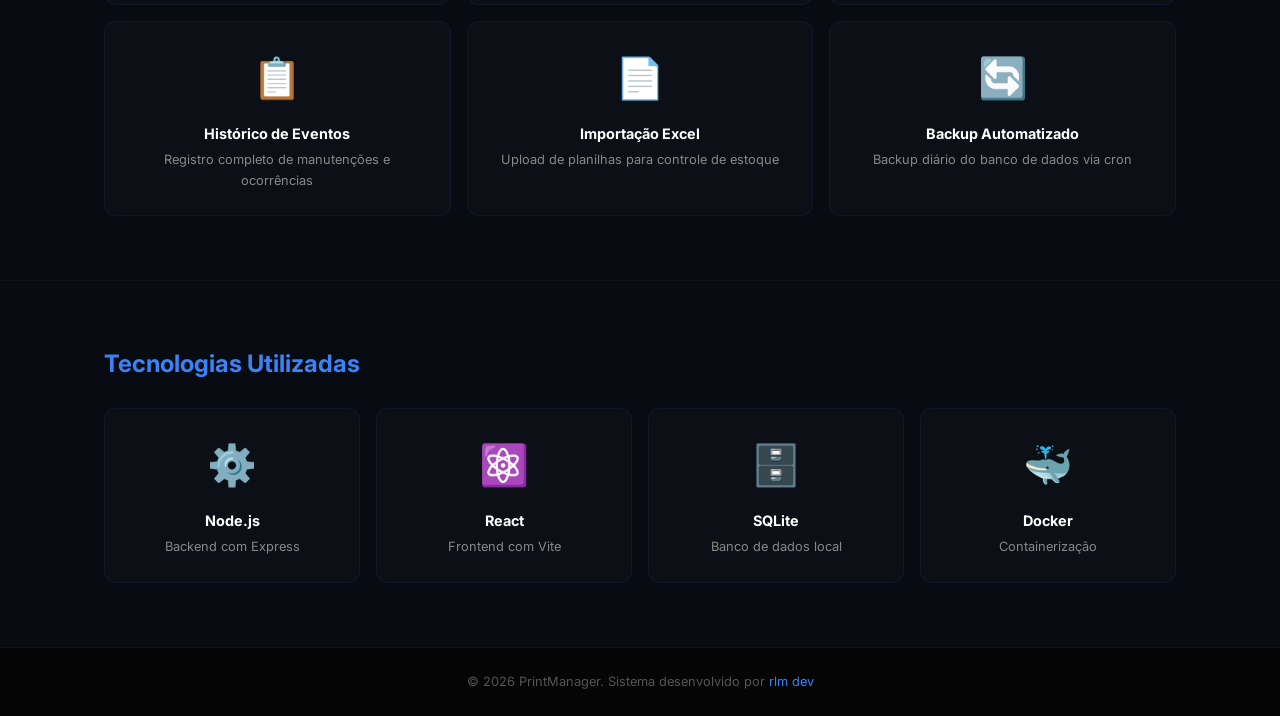
<file: projects/printmanager.html>
<!DOCTYPE html>
<html lang="pt-BR">
<head>
  <meta charset="UTF-8"><meta name="viewport" content="width=device-width, initial-scale=1.0">
  <title>PrintManager | rlm dev</title>
  <link rel="stylesheet" href="../style.css">
  <link rel="stylesheet" href="https://cdnjs.cloudflare.com/ajax/libs/font-awesome/6.5.1/css/all.min.css">
  <style>
    body { background:#080b12; }
    .topo { position:fixed; top:0; left:0; right:0; z-index:100; background:rgba(8,11,18,0.9); backdrop-filter:blur(16px); border-bottom:1px solid rgba(59,130,246,0.1); padding:1rem 2rem; display:flex; align-items:center; justify-content:space-between; }
    .topo a { color:#888; text-decoration:none; font-size:.85rem; transition:color .2s; }
    .topo a:hover { color:#3b82f6; }
    .topo .logo { font-size:1.1rem; font-weight:800; color:#3b82f6; }
    .ph { min-height:100vh; background:linear-gradient(135deg,#080b12,#111827); display:flex; align-items:center; justify-content:center; text-align:center; }
    .ph h1 { font-size:clamp(2rem,5vw,4rem); font-weight:800; color:#3b82f6; margin-bottom:.8rem; }
    .ph p { color:#888; font-size:1rem; }
    .ps { padding:4rem 2rem; border-bottom:1px solid rgba(255,255,255,0.03); }
    .ps h2 { font-size:1.5rem; font-weight:700; color:#3b82f6; margin-bottom:1.5rem; }
    .grid { display:grid; grid-template-columns:repeat(auto-fit,minmax(220px,1fr)); gap:1rem; }
    .grid-3 { display:grid; grid-template-columns:repeat(auto-fit,minmax(260px,1fr)); gap:1rem; }
    .card { background:rgba(255,255,255,0.02); border:1px solid rgba(59,130,246,0.08); border-radius:12px; padding:1.5rem; text-align:center; transition:border-color .3s; }
    .card:hover { border-color:rgba(59,130,246,0.2); }
    .card .ic { font-size:2.5rem; margin-bottom:.8rem; }
    .card h3 { color:#fff; font-size:.9rem; margin-bottom:.3rem; }
    .card p { color:#888; font-size:.8rem; }
    .card ul { list-style:none; padding:0; margin:.8rem 0 0; text-align:left; }
    .card ul li { color:#666; font-size:.75rem; padding:.3rem 0; border-bottom:1px solid rgba(255,255,255,0.03); display:flex; align-items:center; gap:.5rem; }
    .card ul li:before { content:"\f00c"; font-family:"Font Awesome 6 Free"; font-weight:900; color:#3b82f6; font-size:.6rem; }
    .btn-b { background:#3b82f6; color:#fff; border:none; padding:.8rem 1.8rem; border-radius:50px; font-weight:700; font-size:.85rem; text-decoration:none; display:inline-flex; align-items:center; gap:.5rem; transition:background .3s; }
    .btn-b:hover { background:#2563eb; }
    .btn-o { background:transparent; color:#3b82f6; border:1.5px solid #3b82f6; padding:.8rem 1.8rem; border-radius:50px; font-weight:600; font-size:.85rem; text-decoration:none; display:inline-flex; align-items:center; gap:.5rem; transition:background .3s; }
    .btn-o:hover { background:rgba(59,130,246,0.06); }
    .dashboard { display:grid; grid-template-columns:repeat(auto-fit,minmax(150px,1fr)); gap:.8rem; }
    .dashboard div { background:rgba(255,255,255,0.02); border:1px solid rgba(59,130,246,0.08); border-radius:10px; padding:1.2rem; text-align:center; }
    .dashboard div .num { font-size:1.8rem; font-weight:800; color:#3b82f6; }
    .dashboard div .lbl { color:#666; font-size:.75rem; margin-top:.3rem; }
    .dashboard div.online .num { color:#22c55e; }
    .dashboard div.offline .num { color:#dc2626; }
    .ft { background:#050505; padding:1.5rem; text-align:center; font-size:.8rem; color:#555; }
    .ft a { color:#3b82f6; text-decoration:none; }
    @media (max-width:768px) { .ps { padding:3rem 1.5rem; } }
  </style>
</head>
<body>
  <div class="topo">
    <a href="../index.html" class="logo">rlm dev</a>
    <a href="../index.html#contato"><i class="fab fa-whatsapp"></i> Solicitar Projeto</a>
  </div>

  <section class="ph">
    <div>
      <h1>🖨️ PrintManager</h1>
      <p>Sistema de Gerenciamento de Impressoras e Estoque</p>
      <div style="margin-top:1.5rem;display:flex;gap:.8rem;justify-content:center;flex-wrap:wrap;">
        <a href="#" class="btn-b"><i class="fas fa-chart-bar"></i> Acessar Demo</a>
        <a href="../index.html#contato" class="btn-o"><i class="fas fa-arrow-left"></i> Voltar</a>
      </div>
    </div>
  </section>

  <section class="ps"><div class="container"><h2>Dashboard</h2>
    <div class="dashboard">
      <div class="online"><div class="num">8</div><div class="lbl">Impressoras Online</div></div>
      <div class="offline"><div class="num">2</div><div class="lbl">Impressoras Offline</div></div>
      <div><div class="num">1.240</div><div class="lbl">Etiquetas em Estoque</div></div>
      <div><div class="num">36</div><div class="lbl">Ribbons Dispon&iacute;veis</div></div>
    </div>
  </div></section>

  <section class="ps"><div class="container"><h2>Funcionalidades</h2>
    <div class="grid-3">
      <div class="card"><div class="ic">📡</div><h3>Monitoramento</h3><p>Verifica&ccedil;&atilde;o de status via ping em tempo real</p></div>
      <div class="card"><div class="ic">📦</div><h3>Controle de Estoque</h3><p>Gest&atilde;o de etiquetas e ribbons com alertas de n&iacute;vel m&iacute;nimo</p></div>
      <div class="card"><div class="ic">📊</div><h3>Dashboard Gr&aacute;fico</h3><p>Visualiza&ccedil;&atilde;o de dados com gr&aacute;ficos interativos</p></div>
      <div class="card"><div class="ic">📋</div><h3>Hist&oacute;rico de Eventos</h3><p>Registro completo de manuten&ccedil;&otilde;es e ocorr&ecirc;ncias</p></div>
      <div class="card"><div class="ic">📄</div><h3>Importa&ccedil;&atilde;o Excel</h3><p>Upload de planilhas para controle de estoque</p></div>
      <div class="card"><div class="ic">🔄</div><h3>Backup Automatizado</h3><p>Backup di&aacute;rio do banco de dados via cron</p></div>
    </div>
  </div></section>

  <section class="ps"><div class="container"><h2>Tecnologias Utilizadas</h2>
    <div class="grid">
      <div class="card"><div class="ic">⚙️</div><h3>Node.js</h3><p>Backend com Express</p></div>
      <div class="card"><div class="ic">⚛️</div><h3>React</h3><p>Frontend com Vite</p></div>
      <div class="card"><div class="ic">🗄️</div><h3>SQLite</h3><p>Banco de dados local</p></div>
      <div class="card"><div class="ic">🐳</div><h3>Docker</h3><p>Containeriza&ccedil;&atilde;o</p></div>
    </div>
  </div></section>

  <div class="ft">
    <p>&copy; 2026 PrintManager. Sistema desenvolvido por <a href="../index.html">rlm dev</a></p>
  </div>
</body>
</html>
</file>
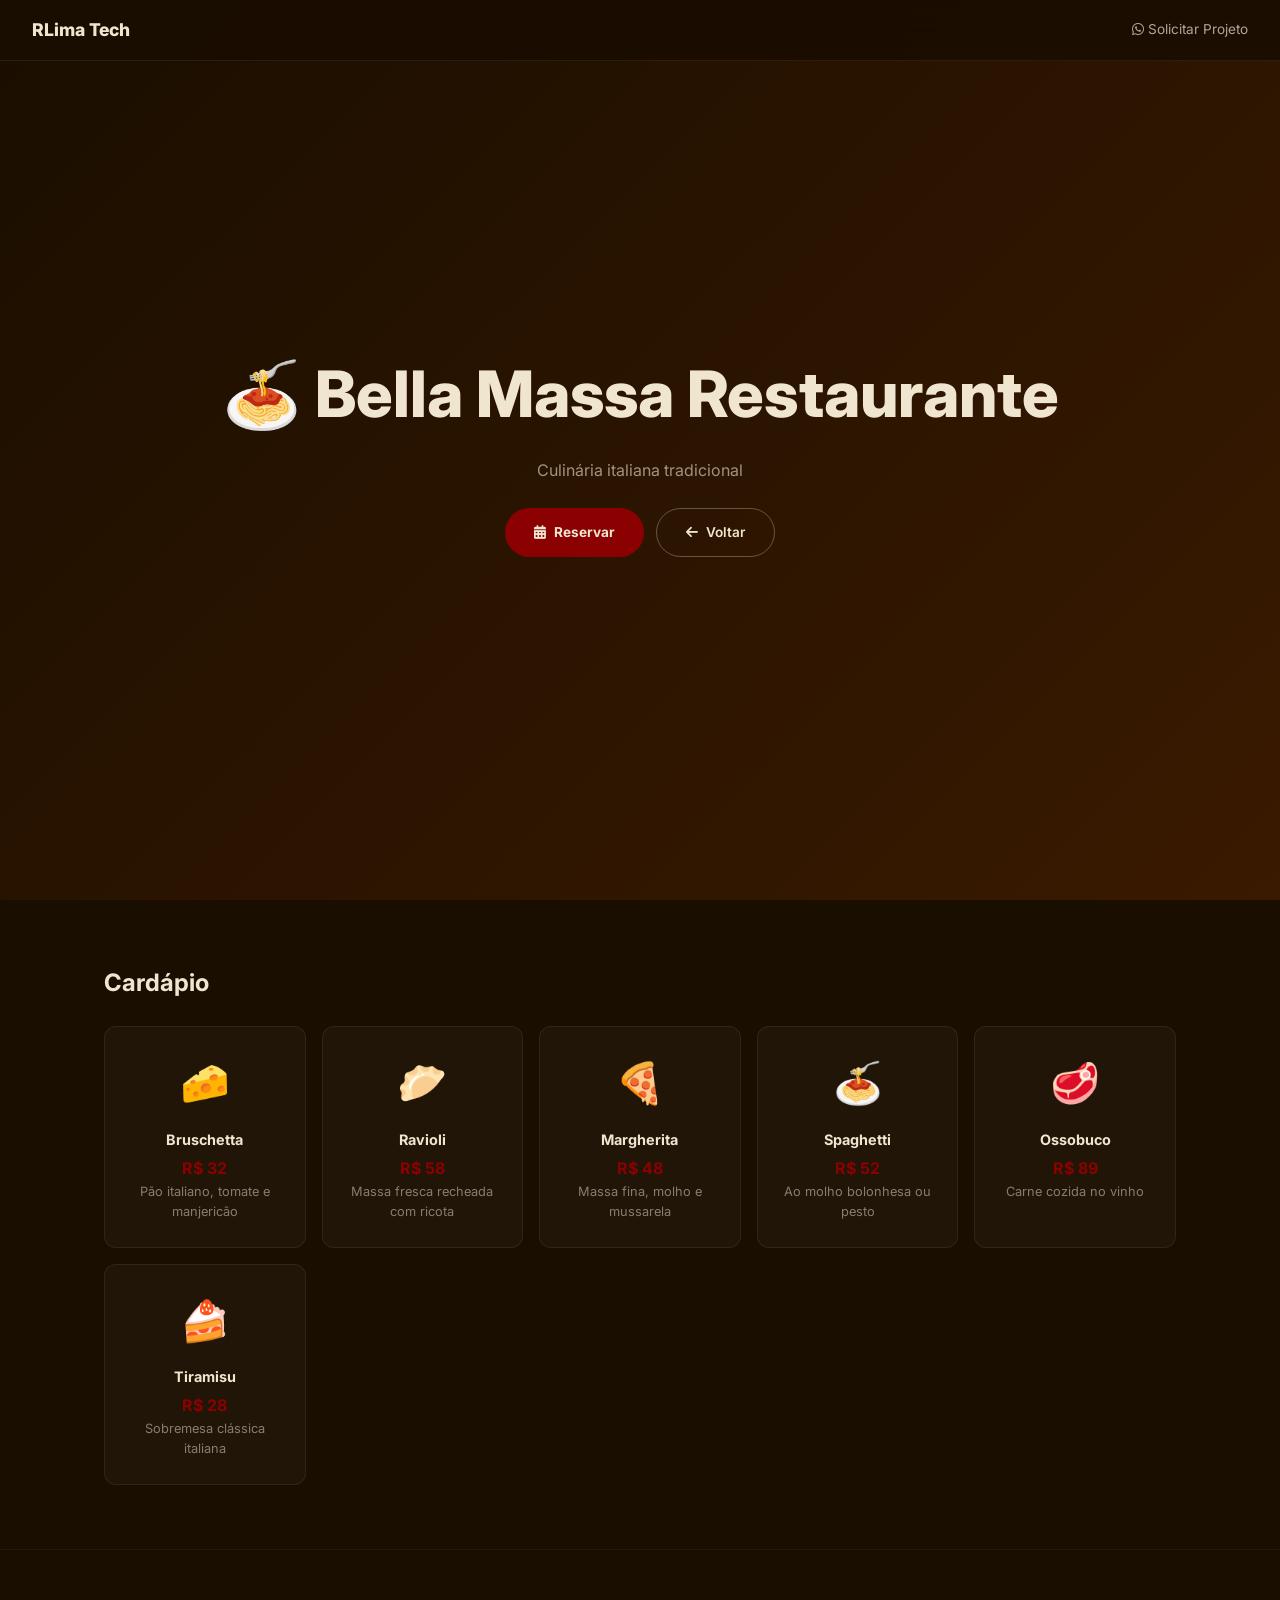
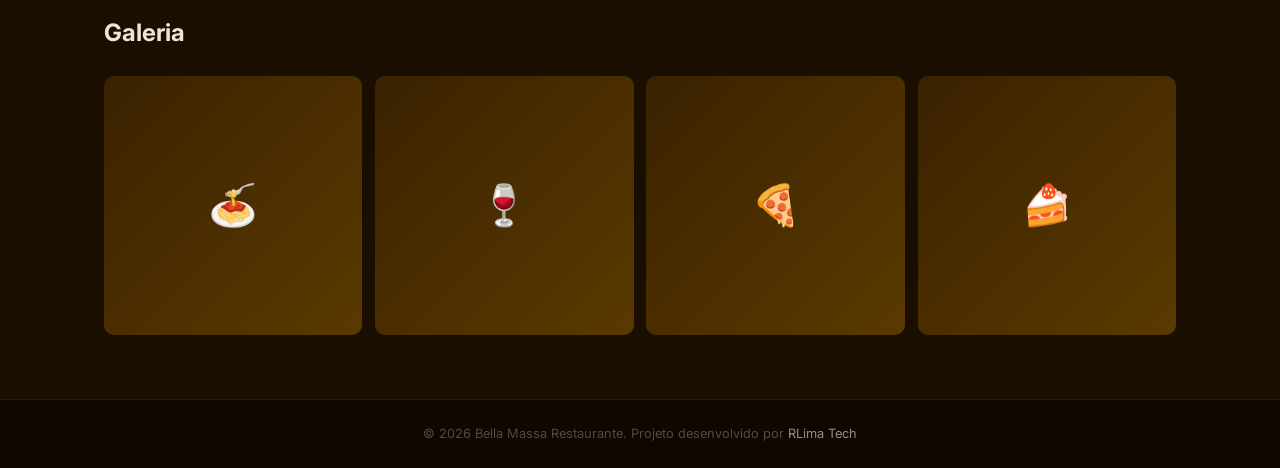
<file: projects/restaurante.html>
<!DOCTYPE html>
<html lang="pt-BR">
<head>
  <meta charset="UTF-8"><meta name="viewport" content="width=device-width, initial-scale=1.0">
  <title>Bella Massa Restaurante | RLima Tech</title>
  <link rel="stylesheet" href="../style.css">
  <link rel="stylesheet" href="https://cdnjs.cloudflare.com/ajax/libs/font-awesome/6.5.1/css/all.min.css">
  <style>
    body { background:#1a0e00; color:#f0e6d0; }
    .topo { position:fixed; top:0; left:0; right:0; z-index:100; background:rgba(26,14,0,0.9); backdrop-filter:blur(16px); border-bottom:1px solid rgba(240,230,208,0.08); padding:1rem 2rem; display:flex; align-items:center; justify-content:space-between; }
    .topo a { color:#f0e6d0; text-decoration:none; font-size:.85rem; opacity:.7; transition:opacity .2s; }
    .topo a:hover { opacity:1; }
    .topo .logo { font-size:1.1rem; font-weight:800; opacity:1; }
    .ph { min-height:100vh; background:linear-gradient(135deg,#1a0e00,#3a1a00); display:flex; align-items:center; justify-content:center; text-align:center; }
    .ph h1 { font-size:clamp(2rem,5vw,4rem); font-weight:800; color:#f0e6d0; margin-bottom:.8rem; }
    .ph p { color:rgba(240,230,208,.6); font-size:1rem; }
    .ps { padding:4rem 2rem; border-bottom:1px solid rgba(240,230,208,.05); }
    .ps h2 { font-size:1.5rem; font-weight:700; color:#f0e6d0; margin-bottom:1.5rem; }
    .grid { display:grid; grid-template-columns:repeat(auto-fit,minmax(200px,1fr)); gap:1rem; }
    .card { background:rgba(240,230,208,.03); border:1px solid rgba(240,230,208,.08); border-radius:12px; padding:1.5rem; text-align:center; transition:border-color .3s; }
    .card:hover { border-color:#8b0000; }
    .card .ic { font-size:2.5rem; margin-bottom:.8rem; }
    .card h3 { color:#f0e6d0; font-size:.9rem; margin-bottom:.2rem; }
    .card p { color:rgba(240,230,208,.5); font-size:.8rem; }
    .card .pr { color:#8b0000; font-weight:700; margin-top:.3rem; }
    .btn-w { background:#8b0000; color:#f0e6d0; border:none; padding:.8rem 1.8rem; border-radius:50px; font-weight:700; font-size:.85rem; text-decoration:none; display:inline-flex; align-items:center; gap:.5rem; transition:background .3s; }
    .btn-w:hover { background:#6b0000; }
    .btn-o { background:transparent; color:#f0e6d0; border:1.5px solid rgba(240,230,208,.3); padding:.8rem 1.8rem; border-radius:50px; font-weight:600; font-size:.85rem; text-decoration:none; display:inline-flex; align-items:center; gap:.5rem; transition:background .3s; }
    .btn-o:hover { background:rgba(240,230,208,.05); }
    .ft { background:#100800; padding:1.5rem; text-align:center; font-size:.8rem; color:rgba(240,230,208,.3); }
    .ft a { color:#f0e6d0; text-decoration:none; opacity:.6; }
    .ft a:hover { opacity:1; }
    @media (max-width:768px) { .ps { padding:3rem 1.5rem; } }
  </style>
</head>
<body>
  <div class="topo">
    <a href="../index.html" class="logo">RLima Tech</a>
    <a href="../index.html#contato"><i class="fab fa-whatsapp"></i> Solicitar Projeto</a>
  </div>

  <section class="ph">
    <div>
      <h1>🍝 Bella Massa Restaurante</h1>
      <p>Culin&aacute;ria italiana tradicional</p>
      <div style="margin-top:1.5rem;display:flex;gap:.8rem;justify-content:center;flex-wrap:wrap;">
        <a href="#" class="btn-w"><i class="fas fa-calendar-alt"></i> Reservar</a>
        <a href="../index.html#contato" class="btn-o"><i class="fas fa-arrow-left"></i> Voltar</a>
      </div>
    </div>
  </section>

  <section class="ps"><div class="container"><h2>Card&aacute;pio</h2>
    <div class="grid">
      <div class="card"><div class="ic">🧀</div><h3>Bruschetta</h3><div class="pr">R$ 32</div><p>P&atilde;o italiano, tomate e manjeric&atilde;o</p></div>
      <div class="card"><div class="ic">🥟</div><h3>Ravioli</h3><div class="pr">R$ 58</div><p>Massa fresca recheada com ricota</p></div>
      <div class="card"><div class="ic">🍕</div><h3>Margherita</h3><div class="pr">R$ 48</div><p>Massa fina, molho e mussarela</p></div>
      <div class="card"><div class="ic">🍝</div><h3>Spaghetti</h3><div class="pr">R$ 52</div><p>Ao molho bolonhesa ou pesto</p></div>
      <div class="card"><div class="ic">🥩</div><h3>Ossobuco</h3><div class="pr">R$ 89</div><p>Carne cozida no vinho</p></div>
      <div class="card"><div class="ic">🍰</div><h3>Tiramisu</h3><div class="pr">R$ 28</div><p>Sobremesa cl&aacute;ssica italiana</p></div>
    </div>
  </div></section>

  <section class="ps"><div class="container"><h2>Galeria</h2>
    <div style="display:grid;grid-template-columns:repeat(auto-fit,minmax(160px,1fr));gap:.8rem;">
      <div style="aspect-ratio:1;border-radius:10px;background:linear-gradient(135deg,#3a2200,#5a3a00);display:flex;align-items:center;justify-content:center;font-size:2.5rem;">🍝</div>
      <div style="aspect-ratio:1;border-radius:10px;background:linear-gradient(135deg,#3a2200,#5a3a00);display:flex;align-items:center;justify-content:center;font-size:2.5rem;">🍷</div>
      <div style="aspect-ratio:1;border-radius:10px;background:linear-gradient(135deg,#3a2200,#5a3a00);display:flex;align-items:center;justify-content:center;font-size:2.5rem;">🍕</div>
      <div style="aspect-ratio:1;border-radius:10px;background:linear-gradient(135deg,#3a2200,#5a3a00);display:flex;align-items:center;justify-content:center;font-size:2.5rem;">🍰</div>
    </div>
  </div></section>

  <div class="ft">
    <p>&copy; 2026 Bella Massa Restaurante. Projeto desenvolvido por <a href="../index.html">RLima Tech</a></p>
  </div>
</body>
</html>
</file>
<file: style.css>
@import url('https://fonts.googleapis.com/css2?family=Inter:wght@300;400;500;600;700;800&display=swap');

:root {
  --bg: #0F172A;
  --bg-card: #1E293B;
  --accent: #3B82F6;
  --accent-hover: #2563EB;
  --text: #F8FAFC;
  --text-secondary: #94A3B8;
  --border: rgba(255,255,255,0.06);
  --border-hover: rgba(255,255,255,0.12);
  --radius: 8px;
  --radius-sm: 6px;
  --shadow: 0 1px 2px rgba(0,0,0,0.2);
  --shadow-hover: 0 4px 12px rgba(0,0,0,0.3);
  --transition: all 0.2s ease;
}

*, *::before, *::after { margin: 0; padding: 0; box-sizing: border-box; }

html { scroll-behavior: smooth; }

body {
  font-family: 'Inter', -apple-system, sans-serif;
  background: var(--bg);
  color: var(--text);
  -webkit-font-smoothing: antialiased;
  -moz-osx-font-smoothing: grayscale;
  line-height: 1.6;
}

img { max-width: 100%; display: block; }
a { color: inherit; text-decoration: none; }
ul { list-style: none; }

::selection { background: rgba(59,130,246,0.2); color: var(--text); }
::-webkit-scrollbar { width: 5px; }
::-webkit-scrollbar-track { background: var(--bg); }
::-webkit-scrollbar-thumb { background: #334155; border-radius: 4px; }

.container {
  max-width: 1120px;
  margin: 0 auto;
  padding: 0 1.5rem;
}

/* LOADING */
#loading {
  position: fixed; inset: 0; z-index: 9999;
  background: var(--bg);
  display: flex; flex-direction: column;
  align-items: center; justify-content: center;
  transition: opacity 0.4s ease, visibility 0.4s ease;
}
#loading.hidden { opacity: 0; visibility: hidden; }
#loading .logo-load {
  height: 56px; width: auto;
}
#loading .bar {
  width: 180px; height: 2px;
  background: rgba(255,255,255,0.06);
  border-radius: 2px; margin-top: 1rem; overflow: hidden;
}
#loading .bar-fill {
  height: 100%; width: 0%;
  background: var(--accent);
  animation: load 1.2s ease forwards;
}
@keyframes load { 0% { width: 0; } 100% { width: 100%; } }

/* NAVBAR */
nav {
  position: fixed; top: 0; left: 0; right: 0; z-index: 100;
  padding: 1.2rem 0;
  transition: var(--transition);
}
nav.scrolled {
  background: rgba(15,23,42,0.85);
  backdrop-filter: blur(16px);
  -webkit-backdrop-filter: blur(16px);
  border-bottom: 1px solid var(--border);
  padding: 0.8rem 0;
}
nav .container {
  display: flex; align-items: center; justify-content: space-between;
}
nav .logo {
  display: flex; align-items: center;
}
nav .logo img {
  height: 36px; width: auto;
}
nav .links { display: flex; align-items: center; gap: 2rem; }
nav .links a {
  color: var(--text-secondary); font-size: 0.9rem; font-weight: 500;
  transition: color 0.2s;
}
nav .links a:hover { color: var(--text); }
nav .links .btn {
  background: var(--accent); color: var(--text);
  padding: 0.5rem 1.2rem; border-radius: var(--radius); font-weight: 600;
  font-size: 0.85rem;
}
nav .links .btn:hover { background: var(--accent-hover); }
nav .toggle { display: none; background: none; border: none; color: var(--text); font-size: 1.5rem; cursor: pointer; }

@media (max-width: 768px) {
  nav .links {
    position: fixed; top: 0; right: -100%; width: 280px; height: 100vh;
    background: rgba(15,23,42,0.98); backdrop-filter: blur(20px);
    flex-direction: column; justify-content: center; padding: 2rem;
    transition: right 0.3s ease; border-left: 1px solid var(--border);
  }
  nav .links.open { right: 0; }
  nav .toggle { display: block; }
}

/* HERO */
.hero {
  min-height: 100vh;
  display: flex; align-items: center;
  padding: 6rem 0 4rem;
  position: relative;
  overflow: hidden;
}
.hero .grid {
  max-width: 720px;
}
.hero .tag {
  display: inline-block;
  font-size: 0.8rem; font-weight: 500; text-transform: uppercase;
  letter-spacing: 0.08em; color: var(--text-secondary);
  margin-bottom: 1.5rem;
}
.hero h1 {
  font-size: clamp(2.2rem, 5vw, 4rem);
  font-weight: 800; line-height: 1.1;
  letter-spacing: -0.03em;
  margin-bottom: 1.2rem;
}
.hero h1 span {
  color: var(--accent);
}
.hero p {
  color: var(--text-secondary); font-size: 1.05rem;
  line-height: 1.6; max-width: 480px;
  margin-bottom: 2rem;
}
.hero .actions { display: flex; gap: 0.8rem; flex-wrap: wrap; }

.btn {
  display: inline-flex; align-items: center; gap: 0.5rem;
  padding: 0.75rem 1.5rem; border-radius: var(--radius);
  font-size: 0.9rem; font-weight: 600;
  transition: var(--transition); border: none; cursor: pointer;
  background: transparent; color: var(--text);
}
.btn-primary {
  background: var(--accent); color: var(--text);
}
.btn-primary:hover { background: var(--accent-hover); }
.btn-outline {
  border: 1.5px solid rgba(255,255,255,0.12); color: var(--text);
}
.btn-outline:hover { border-color: var(--accent); background: rgba(59,130,246,0.08); }

/* SECTION */
.section { padding: 5rem 0; }
.section-header { margin-bottom: 3rem; }
.section-header .tag {
  font-size: 0.75rem; font-weight: 500; text-transform: uppercase;
  letter-spacing: 0.1em; color: var(--accent);
  margin-bottom: 0.8rem; display: block;
}
.section-header h2 {
  font-size: clamp(1.5rem, 3vw, 2.2rem);
  font-weight: 700; line-height: 1.2;
  letter-spacing: -0.02em;
}
.section-header p {
  color: var(--text-secondary);
  font-size: 0.95rem;
  line-height: 1.6;
  margin-top: 0.8rem;
  max-width: 560px;
}

/* STATS */
.stats-grid {
  display: grid;
  grid-template-columns: repeat(4, 1fr);
  gap: 1rem;
}
.stat-card {
  background: var(--bg-card);
  border: 1px solid var(--border);
  border-radius: var(--radius);
  padding: 1.5rem;
  text-align: center;
  transition: border-color 0.2s, box-shadow 0.2s;
}
.stat-card:hover {
  border-color: var(--border-hover);
  box-shadow: var(--shadow-hover);
}
.stat-card .num {
  font-size: 2rem; font-weight: 800;
  color: var(--accent);
}
.stat-card .lbl { color: var(--text-secondary); font-size: 0.85rem; margin-top: 0.3rem; }

@media (max-width: 640px) {
  .stats-grid { grid-template-columns: 1fr 1fr; }
}

/* SERVICES */
.services-grid {
  display: grid;
  grid-template-columns: repeat(4, 1fr);
  gap: 1rem;
}
.service-card {
  background: var(--bg-card);
  border: 1px solid var(--border);
  border-radius: var(--radius);
  padding: 1.5rem;
  transition: border-color 0.2s, transform 0.2s, box-shadow 0.2s;
}
.service-card:hover {
  border-color: var(--border-hover);
  transform: translateY(-2px);
  box-shadow: var(--shadow-hover);
}
.service-card h3 { font-size: 0.95rem; font-weight: 600; margin-bottom: 0.4rem; }
.service-card p { color: var(--text-secondary); font-size: 0.82rem; line-height: 1.5; }

@media (max-width: 860px) {
  .services-grid { grid-template-columns: 1fr 1fr; }
}
@media (max-width: 480px) {
  .services-grid { grid-template-columns: 1fr; }
}

/* STEPS */
.steps-grid {
  display: grid;
  grid-template-columns: repeat(5, 1fr);
  gap: 1.5rem;
  position: relative;
}
.steps-grid::before {
  content: '';
  position: absolute; top: 1.25rem; left: 10%; right: 10%;
  height: 1px;
  background: var(--border);
}
.step-card { text-align: center; position: relative; }
.step-card .num {
  width: 40px; height: 40px; border-radius: 50%;
  display: flex; align-items: center; justify-content: center;
  font-size: 0.85rem; font-weight: 700;
  background: transparent; border: 1.5px solid var(--border-hover);
  color: var(--text-secondary);
  margin: 0 auto 1rem;
  position: relative; z-index: 2;
  transition: background 0.2s, color 0.2s, border-color 0.2s;
}
.step-card:hover .num {
  background: var(--accent); color: var(--text); border-color: var(--accent);
}
.step-card h3 { font-size: 0.95rem; font-weight: 600; margin-bottom: 0.3rem; }
.step-card p { color: var(--text-secondary); font-size: 0.82rem; line-height: 1.5; }

@media (max-width: 768px) {
  .steps-grid { grid-template-columns: 1fr 1fr; }
  .steps-grid::before { display: none; }
  .steps-grid .step-card:last-child { grid-column: 1 / -1; max-width: 300px; margin: 0 auto; }
}

/* PORTFOLIO */
.portfolio-grid {
  display: grid;
  grid-template-columns: repeat(3, 1fr);
  gap: 1rem;
}
.portfolio-item {
  border-radius: var(--radius);
  overflow: hidden;
  position: relative;
  background: var(--bg-card);
  border: 1px solid var(--border);
  cursor: pointer;
  transition: border-color 0.2s, box-shadow 0.2s;
}
.portfolio-item:hover {
  border-color: var(--border-hover);
  box-shadow: var(--shadow-hover);
}
.portfolio-item .thumb {
  width: 100%; aspect-ratio: 16/10;
  display: flex; align-items: center; justify-content: center;
  font-size: 3rem; font-weight: 700;
  color: rgba(255,255,255,0.08);
  transition: transform 0.3s ease;
}
.portfolio-item:hover .thumb { transform: scale(1.03); }
.portfolio-item .thumb span {
  position: relative; z-index: 1;
}
.portfolio-item .overlay-always {
  padding: 1rem 1.2rem;
  border-top: 1px solid var(--border);
}
.portfolio-item .overlay-always h3 {
  font-size: 0.95rem; font-weight: 600;
  margin-bottom: 0.15rem;
}
.portfolio-item .overlay-always p {
  color: var(--text-secondary); font-size: 0.8rem;
}
.portfolio-item .overlay {
  position: absolute; inset: 0;
  background: rgba(15,23,42,0.92);
  display: flex; flex-direction: column; justify-content: center;
  align-items: center; gap: 0.5rem; padding: 1.5rem;
  opacity: 0;
  transition: opacity 0.25s;
}
.portfolio-item:hover .overlay { opacity: 1; }
.portfolio-item .overlay h3 { font-size: 1rem; font-weight: 600; }
.portfolio-item .overlay p { color: var(--accent); font-size: 0.8rem; margin-bottom: 0.6rem; }
.portfolio-item .overlay button {
  font-size: 0.8rem;
  padding: 0.5rem 1.2rem; background: var(--accent);
  color: var(--text); border: none; border-radius: var(--radius-sm);
  font-weight: 600; cursor: pointer; transition: background 0.2s;
}
.portfolio-item .overlay button:hover { background: var(--accent-hover); }

@media (max-width: 860px) { .portfolio-grid { grid-template-columns: 1fr 1fr; } }
@media (max-width: 480px) { .portfolio-grid { grid-template-columns: 1fr; } }

/* MODAL */
.modal {
  position: fixed; inset: 0; z-index: 1000;
  background: rgba(15,23,42,0.9);
  backdrop-filter: blur(12px);
  display: flex; align-items: center; justify-content: center;
  padding: 1.5rem;
  opacity: 0; visibility: hidden;
  transition: opacity 0.25s, visibility 0.25s;
}
.modal.open { opacity: 1; visibility: visible; }
.modal-box {
  max-width: 640px; width: 100%; max-height: 85vh; overflow-y: auto;
  background: var(--bg-card); border: 1px solid var(--border);
  border-radius: var(--radius);
  box-shadow: var(--shadow-hover);
  transform: scale(0.95);
  transition: transform 0.25s;
}
.modal.open .modal-box { transform: scale(1); }
.modal-head {
  display: flex; justify-content: space-between; align-items: center;
  padding: 1.2rem 1.5rem;
  border-bottom: 1px solid var(--border);
}
.modal-head h2 { font-size: 1.1rem; font-weight: 700; }
.modal-head button {
  width: 32px; height: 32px; border-radius: 50%;
  background: rgba(255,255,255,0.04); border: none;
  color: var(--text-secondary); cursor: pointer; font-size: 1rem;
  display: flex; align-items: center; justify-content: center;
  transition: background 0.2s;
}
.modal-head button:hover { background: rgba(255,255,255,0.1); }
.modal-body { padding: 1.5rem; }
.modal-body .preview {
  width: 100%; aspect-ratio: 16/9; border-radius: var(--radius-sm);
  display: flex; align-items: center; justify-content: center;
  font-size: 3rem; margin-bottom: 1rem;
}
.modal-body .info { margin-bottom: 1rem; }
.modal-body .info p { color: var(--text-secondary); font-size: 0.9rem; line-height: 1.6; }
.modal-body .info p strong { color: var(--text); }

/* DIFFERENTIAL */
.diff {
  background: var(--bg-card);
  border: 1px solid var(--border);
  border-radius: var(--radius);
  padding: 3rem;
}
.diff blockquote {
  font-size: 1.3rem; font-weight: 600; line-height: 1.4;
  margin-bottom: 1.2rem; color: var(--text);
}
.diff p { color: var(--text-secondary); font-size: 0.9rem; line-height: 1.6; max-width: 600px; }
.diff ul {
  display: grid; grid-template-columns: repeat(3, 1fr); gap: 0.5rem;
  margin-top: 1.5rem;
}
.diff ul li {
  color: var(--text-secondary); font-size: 0.85rem;
  display: flex; align-items: center; gap: 0.4rem;
}
.diff ul li::before {
  content: ''; width: 4px; height: 4px;
  background: var(--accent); border-radius: 50%; flex-shrink: 0;
}

@media (max-width: 640px) {
  .diff { padding: 1.5rem; }
  .diff ul { grid-template-columns: 1fr 1fr; }
}

/* PRICING */
.pricing-grid {
  display: grid;
  grid-template-columns: 1fr 1fr;
  gap: 1.5rem;
  align-items: start;
}
.pricing-card {
  background: var(--bg-card);
  border: 1px solid var(--border);
  border-radius: var(--radius);
  padding: 2rem;
  transition: border-color 0.2s, box-shadow 0.2s;
}
.pricing-card:hover {
  border-color: var(--border-hover);
  box-shadow: var(--shadow-hover);
}
.pricing-card h3 { font-size: 1.1rem; font-weight: 700; margin-bottom: 1.2rem; }
.pricing-card .price {
  font-size: 2rem; font-weight: 800;
  color: var(--accent);
  margin-bottom: 0.2rem;
}
.pricing-card .price small {
  font-size: 0.85rem; font-weight: 400;
  color: var(--text-secondary);
}
.pricing-card .desc { color: var(--text-secondary); font-size: 0.85rem; margin-bottom: 1.2rem; }
.pricing-card ul { margin-bottom: 1.5rem; }
.pricing-card ul li {
  padding: 0.4rem 0; color: var(--text-secondary); font-size: 0.85rem;
  display: flex; align-items: center; gap: 0.4rem;
}
.pricing-card ul li::before {
  content: ''; width: 4px; height: 4px;
  background: var(--accent); border-radius: 50%; flex-shrink: 0;
}
.pricing-card .btn { width: 100%; justify-content: center; }

/* Highlight main plan */
.pricing-card:first-child {
  border-color: rgba(59,130,246,0.15);
  position: relative;
}
.pricing-card:first-child::before {
  content: 'Mais Popular';
  position: absolute; top: -1px; left: 50%; transform: translateX(-50%);
  background: var(--accent); color: var(--text);
  font-size: 0.7rem; font-weight: 600; text-transform: uppercase;
  letter-spacing: 0.05em;
  padding: 0.2rem 1rem;
  border-radius: 0 0 var(--radius-sm) var(--radius-sm);
}

@media (max-width: 640px) {
  .pricing-grid { grid-template-columns: 1fr; }
  .pricing-card:first-child { order: -1; }
}

/* TESTIMONIALS */
.testimonials-grid {
  display: grid;
  grid-template-columns: repeat(3, 1fr);
  gap: 1rem;
}
.testimonial-card {
  background: var(--bg-card);
  border: 1px solid var(--border);
  border-radius: var(--radius);
  padding: 1.5rem;
  transition: border-color 0.2s;
}
.testimonial-card:hover { border-color: var(--border-hover); }
.testimonial-card .text {
  color: var(--text-secondary); font-size: 0.85rem;
  line-height: 1.6; font-style: italic;
  margin-bottom: 1rem;
}
.testimonial-card .author { display: flex; align-items: center; gap: 0.7rem; }
.testimonial-card .author .avatar {
  width: 36px; height: 36px; border-radius: 50%;
  background: var(--accent); display: flex; align-items: center;
  justify-content: center; font-size: 0.75rem; font-weight: 700;
  flex-shrink: 0;
}
.testimonial-card .author .name { font-size: 0.85rem; font-weight: 600; }
.testimonial-card .author .role { font-size: 0.75rem; color: var(--text-secondary); }

@media (max-width: 768px) { .testimonials-grid { grid-template-columns: 1fr; } }

/* FAQ */
.faq-list { max-width: 640px; margin: 0 auto; }
.faq-item {
  background: var(--bg-card);
  border: 1px solid var(--border);
  border-radius: var(--radius-sm);
  margin-bottom: 0.5rem;
  overflow: hidden;
  transition: border-color 0.2s;
}
.faq-item:hover { border-color: var(--border-hover); }
.faq-item button {
  width: 100%; background: none; border: none;
  padding: 1rem 1.2rem;
  display: flex; justify-content: space-between; align-items: center;
  color: var(--text); font-size: 0.9rem; font-weight: 600;
  cursor: pointer; text-align: left;
  transition: color 0.2s;
}
.faq-item button:hover { color: var(--accent); }
.faq-item button span { color: var(--text-secondary); font-size: 1.2rem; transition: transform 0.3s; }
.faq-item.open button span { transform: rotate(45deg); }
.faq-item .answer {
  max-height: 0; overflow: hidden;
  transition: max-height 0.3s ease;
}
.faq-item .answer-inner {
  padding: 0 1.2rem 1rem;
  color: var(--text-secondary); font-size: 0.85rem; line-height: 1.6;
}
.faq-item.open .answer { max-height: 300px; }

/* CTA */
.cta {
  text-align: center;
  padding: 6rem 0;
}
.cta h2 {
  font-size: clamp(1.6rem, 3.5vw, 2.5rem);
  font-weight: 800; line-height: 1.15;
  margin-bottom: 1rem;
}
.cta p {
  color: var(--text-secondary); font-size: 0.95rem;
  max-width: 520px; margin: 0 auto 2rem;
  line-height: 1.6;
}
.cta .actions { display: flex; gap: 0.8rem; justify-content: center; flex-wrap: wrap; }
.btn-cta {
  display: inline-flex; align-items: center; gap: 0.5rem;
  padding: 0.85rem 2rem; border-radius: var(--radius);
  background: #25D366; color: var(--text);
  font-size: 1rem; font-weight: 700; border: none; cursor: pointer;
  transition: background 0.2s, transform 0.2s;
}
.btn-cta:hover { background: #1ebe5d; transform: translateY(-1px); }

/* FOOTER */
footer {
  border-top: 1px solid var(--border);
  padding: 3rem 0 1.5rem;
}
footer .grid {
  display: grid;
  grid-template-columns: 2fr 1fr 1fr;
  gap: 2rem;
  margin-bottom: 2rem;
}
footer .brand p { color: var(--text-secondary); font-size: 0.85rem; line-height: 1.5; max-width: 280px; margin-top: 0.5rem; }
footer .social { display: flex; gap: 0.6rem; margin-top: 1rem; }
footer .social a {
  width: 36px; height: 36px; border-radius: 50%;
  background: rgba(255,255,255,0.03);
  border: 1px solid var(--border);
  display: flex; align-items: center; justify-content: center;
  color: var(--text-secondary); font-size: 0.9rem;
  transition: background 0.2s, color 0.2s;
}
footer .social a:hover { background: var(--accent); color: var(--text); border-color: var(--accent); }
footer .col h4 { font-size: 0.85rem; font-weight: 700; margin-bottom: 0.8rem; }
footer .col ul li { margin-bottom: 0.4rem; }
footer .col ul a { color: var(--text-secondary); font-size: 0.82rem; transition: color 0.2s; }
footer .col ul a:hover { color: var(--accent); }
footer .bottom {
  padding-top: 1.5rem;
  border-top: 1px solid var(--border);
  display: flex; justify-content: space-between; align-items: center;
  font-size: 0.8rem; color: var(--text-secondary);
}
footer .bottom a { color: var(--text-secondary); margin-left: 1.5rem; transition: color 0.2s; }
footer .bottom a:hover { color: var(--accent); }

@media (max-width: 768px) {
  footer .grid { grid-template-columns: 1fr 1fr; }
  footer .brand { grid-column: 1 / -1; }
  footer .bottom { flex-direction: column; gap: 0.5rem; text-align: center; }
  footer .bottom a { margin: 0 0.75rem; }
}

/* WHATSAPP FLOAT */
.whatsapp {
  position: fixed; bottom: 1.5rem; left: 1.5rem; z-index: 99;
}
.whatsapp a {
  width: 48px; height: 48px; border-radius: 50%;
  background: #25D366; display: flex; align-items: center;
  justify-content: center; color: #fff; font-size: 1.3rem;
  box-shadow: 0 4px 16px rgba(37,211,102,0.3);
  transition: transform 0.2s;
}
.whatsapp a:hover { transform: scale(1.05); }

/* BACK TO TOP */
.totop {
  position: fixed; bottom: 1.5rem; right: 1.5rem; z-index: 99;
  width: 40px; height: 40px; border-radius: 50%;
  background: var(--accent); color: var(--text); border: none;
  font-size: 1rem; cursor: pointer;
  opacity: 0; visibility: hidden; transition: opacity 0.3s, visibility 0.3s, transform 0.3s;
  transform: translateY(10px);
}
.totop.show { opacity: 1; visibility: visible; transform: translateY(0); }
.totop:hover { background: var(--accent-hover); }

/* REVEAL ANIMATION */
.reveal {
  opacity: 0; transform: translateY(20px);
  transition: opacity 0.4s ease, transform 0.4s ease;
}
.reveal.show { opacity: 1; transform: translateY(0); }

/* DIVIDER */
hr {
  border: none; height: 1px;
  background: var(--border);
  max-width: 1120px; margin: 0 auto;
}

/* SELECT DOWNS */
select {
  appearance: none;
  -webkit-appearance: none;
}
</file>
